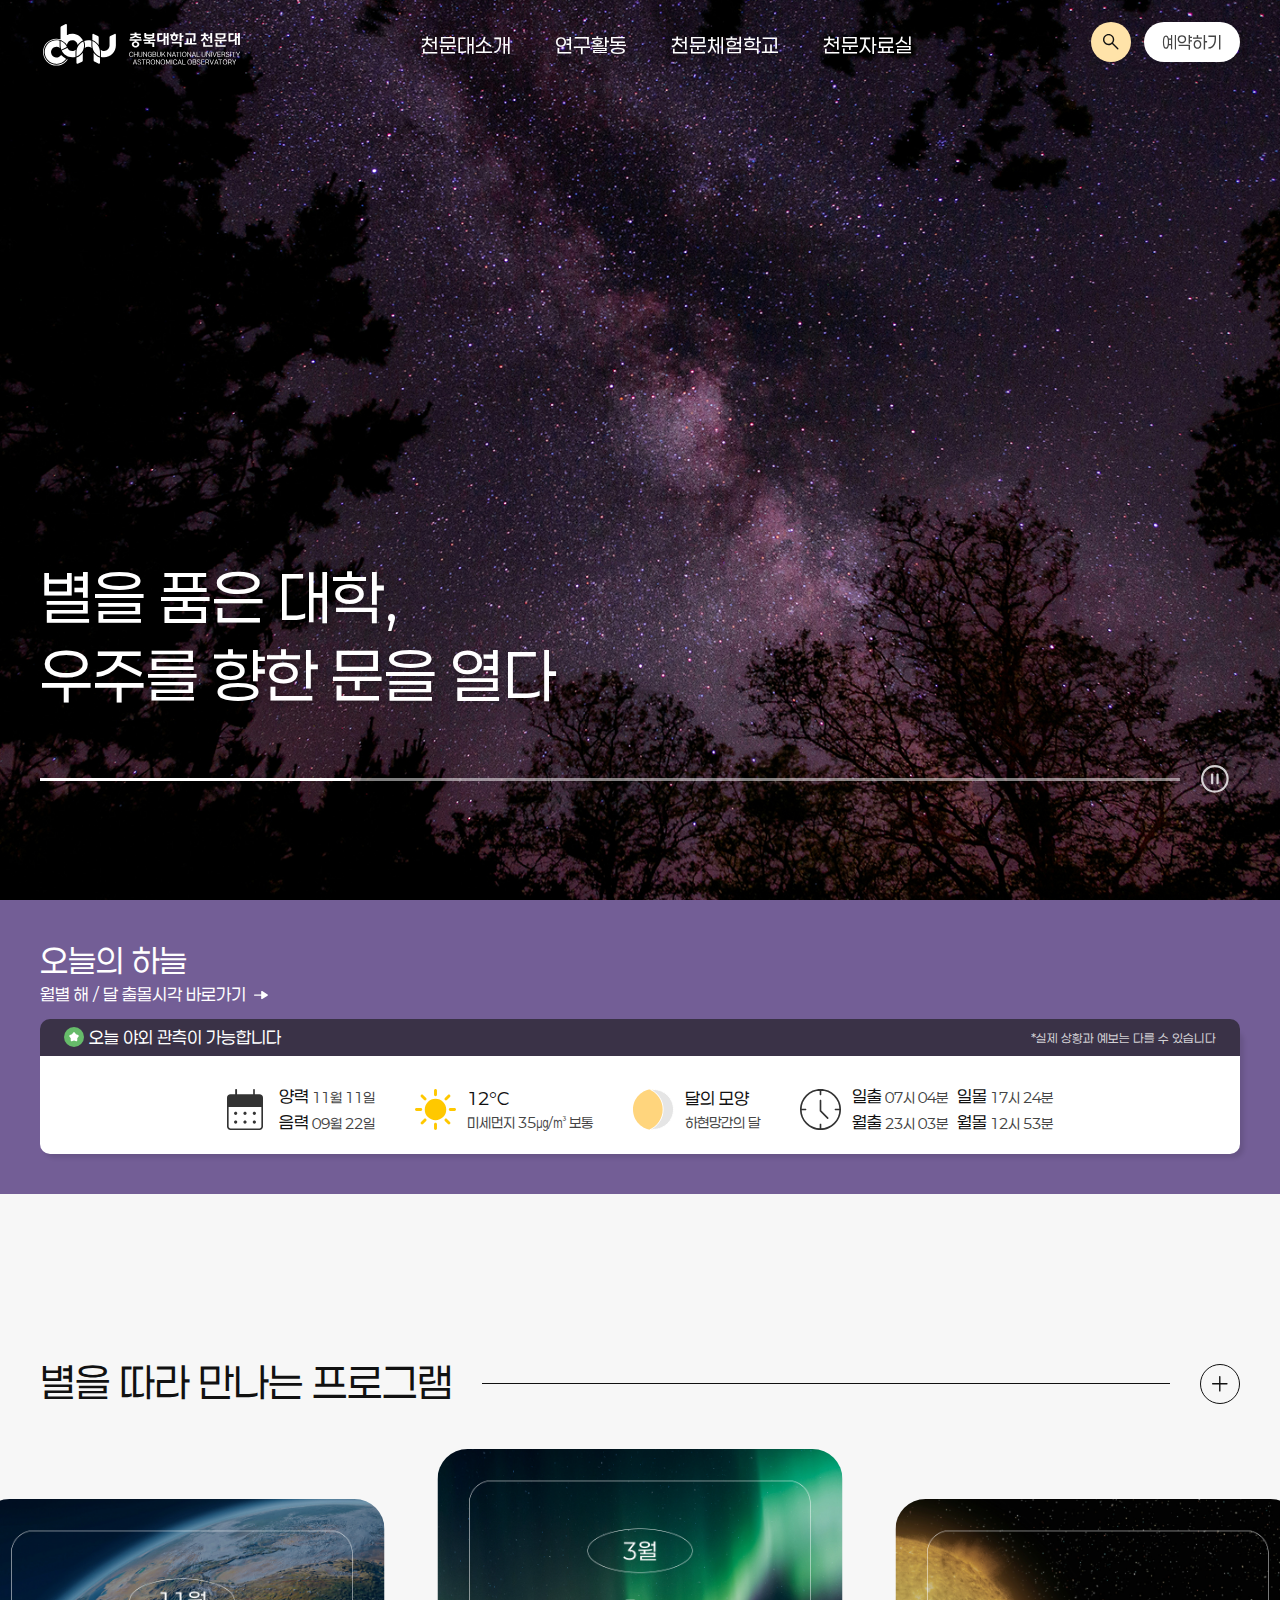
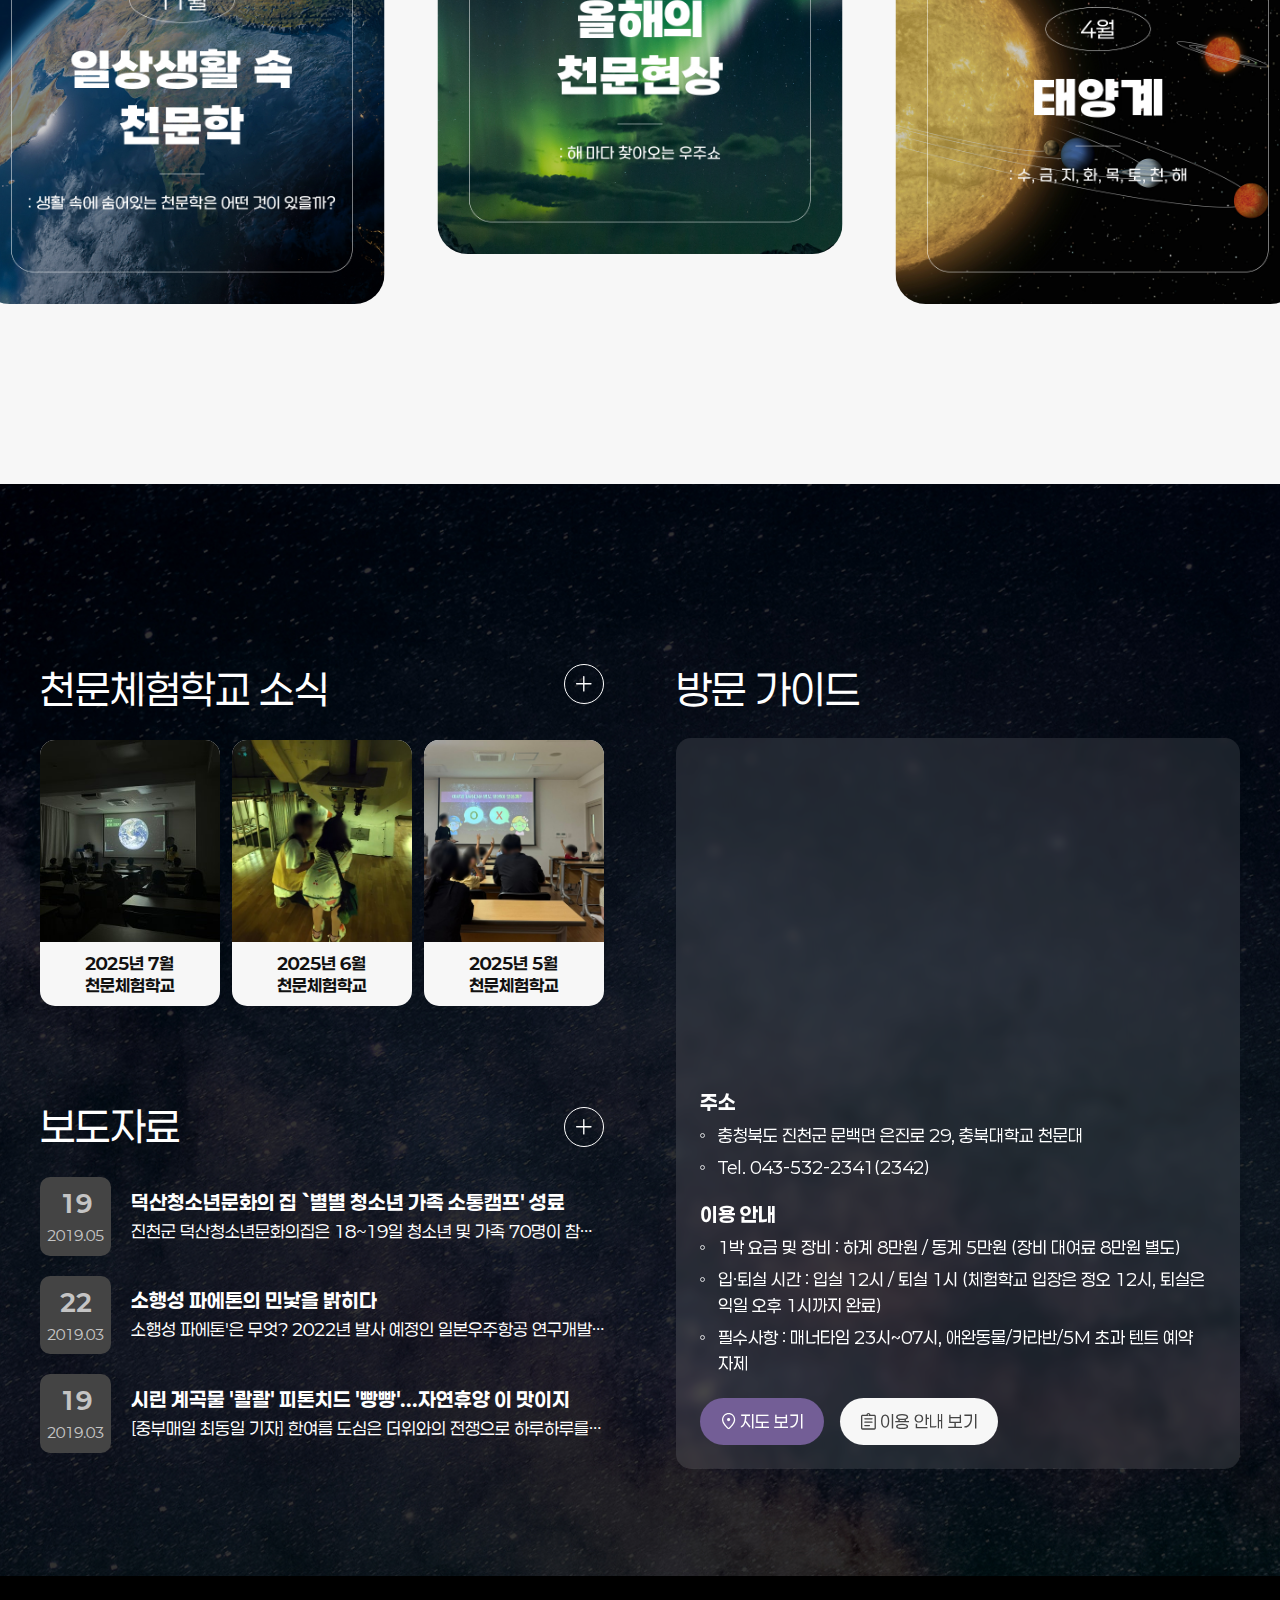
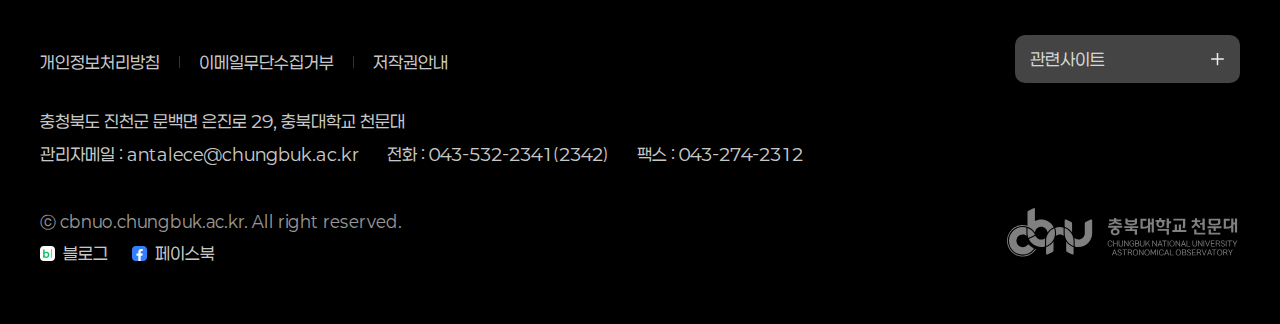
<file: star/index.html>
<!DOCTYPE html>
<html lang="ko">
<head>
    <meta charset="UTF-8">
    <meta name="viewport" content="width=device-width, initial-scale=1.0">
    <!-- 라이브러리 파일 -->
    <script src="js/jquery-3.7.1.min.js"></script>
    <script src="js/swiper-bundle.min.js"></script>
    <link rel="stylesheet" href="css/swiper-bundle.min.css">
    <!-- 내파일 -->
    <script src="js/main.js"></script>
    <script src="js/common.js"></script>
    <link rel="stylesheet" href="css/main.css">
    <link rel="shortcut icon" href="favicon.svg" type="image/x-icon">
    <title>충북대학교 천문대</title>
</head>
<body>
    <div id="wrap">
        <header>
            <h1 class="logo"><a href="index.html"><span class="blind">충북대학교 천문대</span></a></h1>
            <nav class="gnb">
                <button class="gnb_open"><span class="blind">메뉴열기</span></button>
                <div class="gnb_wrap">
                    <div class="gnb_logo"><span class="blind">충북대학교 천문대</span></div>
                    <ul class="depth1">
                        <li>
                            <a href="#n"><span>천문대소개</span></a>
                            <ul class="depth2">
                                <li><a href="#n"><span>인사말</span></a></li>
                                <li><a href="#n"><span>조직 및 운영</span></a></li>
                                <li><a href="#n"><span>연혁</span></a></li>
                                <li><a href="#n"><span>주요 실적</span></a></li>
                                <li><a href="#n"><span>시설안내</span></a></li>
                                <li><a href="#n"><span>오시는 길</span></a></li>
                            </ul>
                        </li>
                        <li>
                            <a href="#n"><span>연구활동</span></a>
                            <ul class="depth2">
                                <li><a href="#n"><span>천체관측</span></a></li>
                                <li><a href="#n"><span>천체연구</span></a></li>
                                <li><a href="#n"><span>천문대 밤하늘</span></a></li>
                            </ul>
                        </li>
                        <li>
                            <a href="#n"><span>천문체험학교</span></a>
                            <ul class="depth2">
                                <li><a href="#n"><span>시설 및 장비</span></a></li>
                                <li><a href="#n"><span>이용 안내 및 규정</span></a></li>
                                <li><a href="#n"><span>프로그램 정보</span></a></li>
                                <li><a href="#n"><span>실시간예약</span></a></li>
                            </ul>
                        </li>
                        <li>
                            <a href="#n"><span>천문자료실</span></a>
                            <ul class="depth2">
                                <li><a href="#n"><span>천체사진 갤러리</span></a></li>
                                <li><a href="#n"><span>천문현상</span></a></li>
                                <li><a href="#n"><span>보도자료</span></a></li>
                                <li><a href="#n"><span>자주묻는 질문</span></a></li>
                                <li><a href="#n"><span>체험후기</span></a></li>
                            </ul>
                        </li>
                    </ul>
                    <button class="gnb_close"><span class="blind">메뉴닫기</span></button>
                </div>
                <div class="gnb_bg"></div>
            </nav>
            <div class="util">
                <div class="search">
                    <button class="sh_open"><span class="blind">검색열기</span></button>
                </div>
                <a href="#n"><span>예약하기</span></a>
            </div>
        </header>
        <div class="container">
            <section class="visual">
                <h2 class="blind">팝업</h2>
                <div class="swiper"> <!-- 팝업의 높이와 넓이를 css에서 줄 수 있는 요소-->
                    <ul class="swiper-wrapper"> <!-- 각 팝업 콘텐츠를 감싸는 요소-->
                        <li class="swiper-slide popup1">
                            <div class="wrapper">
                                <h3>별을 품은 대학, <br>
                                    우주를 향한 문을 열다</h3>
                            </div>
                        </li>
                        <li class="swiper-slide popup2">
                            <div class="wrapper">
                                <h3>눈으로 직접 발견하는 <br>
                                    우주의 경이로움</h3>
                            </div>
                        </li>
                        <li class="swiper-slide popup3">
                            <div class="wrapper">
                                <h3>탐구와 감동, <br>
                                    우주 과학의 현재를 만나보세요</h3>
                            </div>
                        </li>
                    </ul>
                    <div class="wrapper">
                        <div class="ctrl_btn">
                            <div class="paging">
                                <div class="bar">
                                    <span></span>
                                </div>
                            </div>
                            <button class="stop"><span class="blind">일시정지</span></button>
                            <button class="play"><span class="blind">재생</span></button>
                        </div>
                    </div>
                </div>
            </section>
            <section class="weather">
                <div class="wrapper">
                    <div class="tit">
                        <h2>오늘의 하늘</h2>
                        <a href="#n"><span>월별 해 / 달 출몰시각 바로가기</span></a>
                    </div>
                    <ul class="weather_wrap">
                        <li class="weather_calendar">
                            <div class="list icon_calendar">
                                <p><span>양력</span> 11월 11일</p>
                                <p class="sub-text"><span>음력</span> 09월 22일</p>
                            </div>
                        </li>
                        <li class="weather_weather" >
                            <div class="list icon_sun">
                                <p><span>12°C</span></p>
                                <p class="sub-text">미세먼지 35㎍/㎥ 보통</p>
                            </div>
                        </li>
                        <li class="weather_moon">
                            <div class="list icon_moon">
                                <p><span>달의 모양</span></p>
                                <p class="sub-text">하현망간의 달</p>
                            </div>
                        </li>
                        <li class="weather_sun">
                            <div class="list icon_clock">
                                <p><span>일출</span> 07시 04분 &nbsp; <span>일몰</span> 17시 24분</p>
                                <p class="sub-text"><span>월출</span> 23시 03분 &nbsp; <span>월몰</span> 12시 53분</p>
                            </div>
                        </li>
                    </ul>
                    <div class="weather_header">
                        <p class="status"><span>오늘 야외 관측이 가능합니다</span></p>
                        <p class="disclaimer">*실제 상황과 예보는 다를 수 있습니다</p>
                    </div>
                </div>
            </section>
            <section class="program">
                <div class="tit">
                    <div class="wrapper">
                        <h2>
                            <span>별을 따라 만나는 프로그램</span>
                        </h2>
                    </div>
                </div>
                <div class="list">
                    <div class="swiper"> <!-- 팝업의 높이와 넓이를 css에서 줄 수 있는 요소 -->
                        <ul class="swiper-wrapper"> <!-- 각 팝업 콘텐츠를 감싸는 요소 -->
                            <li class="swiper-slide top">
                                <div class="photo"><img src="images/main/program01.jpg" alt="3월 올해의 천문현상 : 해 마다 찾아오는 우주쇼"></div>
                                <div class="txt">
                                    <strong>3월</strong>
                                    <h3>올해의 천문현상</h3>
                                    <p>올 한해 일어나는 천문 현상의 종류와 그 원리를 배워본다</p>
                                    <span>실습 : 달력 만들기 <br>
                                        이해 연령대 : 초등 3학년 이상</span>
                                </div>
                            </li>
                            <li class="swiper-slide mid">
                                <div class="photo"><img src="images/main/program02.jpg" alt="4월 태양계 : 수, 금, 지, 화, 목, 토, 천, 해"></div>
                                <div class="txt">
                                    <strong>4월</strong>
                                    <h3>태양계</h3>
                                    <p>우리가 살고 있는 태양계의 구성과 특징을 배워본다</p>
                                    <span>실습 : 태양계 팔찌 만들기 <br>
                                        이해 연령대 : 초등 3학년 이상</span>
                                </div>
                            </li>
                            <li class="swiper-slide bot">
                                <div class="photo"><img src="images/main/program03.jpg" alt="5월 별의 일생 : 별의 탄생부터 죽음까지"></div>
                                <div class="txt">
                                    <strong>5월</strong>
                                    <h3>별의 일생</h3>
                                    <p>별의 탄생부터 죽음까지 그 과정을 배워본다</p>
                                    <span>실습 : 별의 일생 액자 만들기 <br>
                                        이해 연령대 : 초등 3학년 이상</span>
                                </div>
                            </li>
                            <li class="swiper-slide mid">
                                <div class="photo"><img src="images/main/program04.jpg" alt="6월 망원경 : 우주 탐험을 위한 인류의 발명"></div>
                                <div class="txt">
                                    <strong>6월</strong>
                                    <h3>망원경</h3>
                                    <p>천체망원경의 역사와 원리, 종류에 대하여 배워본다</p>
                                    <span>실습 : 망원경 무드등 만들기 <br>
                                        이해 연령대 : 초등 1학년 이상</span>
                                </div>
                            </li>
                            <li class="swiper-slide bot">
                                <div class="photo"><img src="images/main/program05.jpg" alt="7월 은하 : 별들의 가장 큰 집단"></div>
                                <div class="txt">
                                    <strong>7월</strong>
                                    <h3>은하</h3>
                                    <p>별들의 가장 큰 집단인 은하의 종류와 특징을 배워본다</p>
                                    <span>실습 : 은하 액자 만들기 <br>
                                        이해 연령대 : 초등 3학년 이상</span>
                                </div>
                            </li>
                            <li class="swiper-slide mid">
                                <div class="photo"><img src="images/main/program06.jpg" alt="8월 외계인 : 지구 밖 또 다른 생명체"></div>
                                <div class="txt">
                                    <strong>8월</strong>
                                    <h3>외계인</h3>
                                    <p>외계 생명체가 살 수 있을 만한 환경에 대해 생각하는 시간을 가져본다</p>
                                    <span>실습 : 외계인 키링 만들기 <br>
                                        이해 연령대 : 초등 3학년 이상</span>
                                </div>
                            </li>
                            <li class="swiper-slide bot">
                                <div class="photo"><img src="images/main/program07.jpg" alt="9월 달 : 지구의 동반자"></div>
                                <div class="txt">
                                    <strong>9월</strong>
                                    <h3>달</h3>
                                    <p>달의 탄생 과정과 위상 변화 과정을 배워본다</p>
                                    <span>실습 : 달 에코백 만들기 <br>
                                        이해 연령대 : 초등 3학년 이상</span>
                                </div>
                            </li>
                            <li class="swiper-slide top">
                                <div class="photo"><img src="images/main/program08.jpg" alt="10월 우주개발 : 지구 넘어 우주에 대한 인류의 호기심"></div>
                                <div class="txt">
                                    <strong>10월</strong>
                                    <h3>우주개발</h3>
                                    <p>우주 탐험의 역사와 현재 탐사중인 탐사선의 특징에 대해 배워본다</p>
                                    <span>실습 : 우주선 키링 만들기 <br>
                                        이해 연령대 : 초등 3학년 이상</span>
                                </div>
                            </li>
                            <li class="swiper-slide mid">
                                <div class="photo"><img src="images/main/program09.jpg" alt="11월 일상생활 속 천문학 : 생활 속에 숨어있는 천문학은 어떤 것이 있을까?"></div>
                                <div class="txt">
                                    <strong>11월</strong>
                                    <h3>일상생활 속 천문학</h3>
                                    <p>지구를 위협하는 지구 근접 천체에 대해 알아보고, 이로부터 지구를 지킬 방법을 생각해본다</p>
                                    <span>실습 : 천문학 컵 만들기 <br>
                                        이해 연령대 : 초등 1학년 이상</span>
                                </div>
                            </li>
                        </ul>
                    </div>
                </div>
                <div class="more">
                    <a href="#n"><span class="blind">더보기</span></a>
                </div>
            </section>
            <section class="community">
                <h2 class="blind">다양한 소식</h2>
                <div class="wrapper">
                    <div class="half_left">
                        <div class="news">
                            <div class="tit">
                                <h3>천문체험학교 소식</h3>
                            </div>
                            <div class="list">
                                <div class="inner news01">
                                    <a href="#n">
                                        <div class="photo"><img src="images/main/commu01.jpg" alt="2025년 7월 천문체험학교"></div>
                                        <div class="txt">
                                            <h4>2025년 7월 천문체험학교</h4>
                                            <p>안녕하세요~! 천문대지기입니다. 갑자기 폭우가 왔던 7월입니다. 피해 없으셨길 바랍니다. 7월 한 달동안 총 31가족이 저희 천문체험학교를 방문해 주셨습니다. 방문해 주신 모든 분들께 감사드리고, 좋은 추억 만들고 가셨기를 바랍니다!</p>
                                        </div>
                                    </a>
                                </div>
                                <div class="inner news02">
                                    <a href="#n">
                                        <div class="photo"><img src="images/main/commu02.jpg" alt="2025년 6월 천문체험학교"></div>
                                        <div class="txt">
                                            <h4>2025년 6월 천문체험학교</h4>
                                            <p>안녕하세요!! 천문대지기입니다~ 낮의 길이가 제일 긴 태양의 달 6월입니다. 6월 한 달동안 총 30가족이 저희 천문체험학교를 방문해 주셨습니다. 방문해 주신 모든 분들께 감사드리고, 좋은 추억 만들고 가셨기를 바랍니다!</p>
                                        </div>
                                    </a>
                                </div>
                                <div class="inner news03">
                                    <a href="#n">
                                        <div class="photo"><img src="images/main/commu03.jpg" alt="2025년 5월 천문체험학교"></div>
                                        <div class="txt">
                                            <h4>2025년 5월 천문체험학교</h4>
                                            <p>안녕하세요~! 천문대지기입니다. 가정의 달 5월입니다. 작년과 달리 사뭇 쌀쌀한 날씨입니다. 5월 한 달동안 총 76가족이 저희 천문체험학교를 방문해 주셨습니다. 방문해 주신 모든 분들께 감사드리고, 좋은 추억 만들고 가셨기를 바랍니다!</p>
                                        </div>
                                    </a>
                                </div>
                            </div>
                            <div class="more"><a href="#n"><span class="blind">더보기</span></a></div>
                        </div>
                        <div class="data">
                            <div class="tit">
                                <h3>보도자료</h3>
                            </div>
                            <div class="list">
                                <div class="inner">
                                    <a href="#n">
                                        <div class="date">
                                            <strong class="days">19</strong> <br>
                                            <span class="year_month">2019.05</span>
                                        </div>
                                        <div class="txt">
                                            <h4>덕산청소년문화의 집 `별별 청소년 가족 소통캠프' 성료</h4>
                                            <p>진천군 덕산청소년문화의집은 18~19일 청소년 및 가족 70명이 참여한 `별별 청소년 가족 소통캠프'를 진행했다. 이번 소통캠프는 덕산청소년문화의집에서 추진하고 있는 가족 체험 프로그램의 일환으로 추진됐다.</p>
                                        </div>
                                    </a>
                                </div>
                                <div class="inner">
                                    <a href="#n">
                                        <div class="date">
                                            <strong class="days">22</strong> <br>
                                            <span class="year_month">2019.03</span>
                                        </div>
                                        <div class="txt">
                                            <h4>소행성 파에톤의 민낯을 밝히다</h4>
                                            <p>소행성 파에톤'은 무엇? 2022년 발사 예정인 일본우주항공 연구개발기구(JAXA)의 데스티니 플러스 탐사선이 근접탐사 입무를 수행하게 될 천체입니다. 파에톤은 1983년 10월 영국 천문학자인 사이먼 그린(Simon F. Green)과 존 데이비스(John K. Davies)가 적외선천문위성 아이라스의 관측 영상을 보다가 우연히 발견했습니다. 이는 인공위성으로 찾은 첫 소행성으로 기록됐습니다.</p>
                                        </div>
                                    </a>
                                </div>
                                <div class="inner">
                                    <a href="#n">
                                        <div class="date">
                                            <strong class="days">19</strong> <br>
                                            <span class="year_month">2019.03</span>
                                        </div>
                                        <div class="txt">
                                            <h4>시린 계곡물 '콸콸' 피톤치드 '빵빵'...자연휴양 이 맛이지</h4>
                                            <p>[중부매일 최동일 기자] 한여름 도심은 더위와의 전쟁으로 하루하루를 보내게 된다. 이럴때면 산과 계곡, 바닷가 등 자연을 찾아 더위에 지친 몸과 마음을 달래는 힐링의 시간이 간절해진다. 답답한 도시생활을 벗어나 가족, 친지들과 함께 자연속에서 시원한 여름을 보내고 즐거운 추억을 쌓는데는 캠핑이 제격이다. 여름휴가철을 앞두고 충북도내에 운영중인 명품 캠핑장 20곳을 살펴본다.</p>
                                        </div>
                                    </a>
                                </div>
                            </div>
                            <div class="more"><a href="#n"><span class="blind">더보기</span></a></div>
                        </div>
                    </div>
                    <div class="half_right">
                        <div class="guide">
                            <div class="tit">
                                <h3>방문 가이드</h3>
                            </div>
                            <div class="list">
                                <div class="map_area">
                                    <iframe src="https://www.google.com/maps/embed?pb=!1m18!1m12!1m3!1d3195.5326369026725!2d127.47269597629584!3d36.781777868737045!2m3!1f0!2f0!3f0!3m2!1i1024!2i768!4f13.1!3m3!1m2!1s0x3564db15951caeeb%3A0xb5b7f178472f9f91!2z7Lap67aB64yA7LKc66y464yA7Lqg7ZWR7J6l!5e0!3m2!1sko!2skr!4v1763091454227!5m2!1sko!2skr" width="600" height="450" style="border:0;" allowfullscreen="" loading="lazy" referrerpolicy="no-referrer-when-downgrade"></iframe>
                                </div>
                                <div class="map_info">
                                    <div class="guide_address">
                                        <h4>주소</h4>
                                        <p>충청북도 진천군 문백면 은진로 29, 충북대학교 천문대</p>
                                        <p>Tel. 043-532-2341(2342)</p>
                                    </div>
                                    <div class="guide_howto">
                                        <h4>이용 안내</h4>
                                        <p>1박 요금 및 장비 : 하계 8만원 / 동계 5만원 (장비 대여료 8만원 별도) </p>
                                        <p>입·퇴실 시간 : 입실 12시 / 퇴실 1시 (체험학교 입장은 정오 12시, 퇴실은 익일 오후 1시까지 완료)</p>
                                        <p>필수사항 : 매너타임 23시~07시, 애완동물/카라반/5M 초과 텐트 예약 자제</p>
                                    </div>
                                    <div class="detail_btn">
                                        <a href="#n" class="map_quick"><span>지도 보기</span></a>
                                        <a href="#n" class="howto_quick"><span>이용 안내 보기</span></a>
                                    </div>
                                </div>
                            </div>
                        </div>
                    </div>
                </div>
            </section>
        </div>
        <footer>
            <div class="wrapper">
                <div class="f_logo"><span class="blind">충북대학교 천문대</span></div>
                <div class=f_util>
                    <div class="family_site">
                        <button class="family_open" title="열기"><span>관련사이트</span></button>
                        <div class="family_wrap">
                            <ul>
                                <li><a href="#n"><span>한국천문연구원</span></a></li>
                                <li><a href="#n"><span>보현산 천문대</span></a></li>
                                <li><a href="#n"><span>소백산 천문대</span></a></li>
                                <li><a href="#n"><span>한국항공우주연구원</span></a></li>
                                <li><a href="#n"><span>한국우주과학회</span></a></li>
                                <li><a href="#n"><span>한국천문학회</span></a></li>
                                <li><a href="#n"><span>국립전파연구원 우주전파센터</span></a></li>
                            </ul>
                        </div>
                        <button class="family_close" title="닫기"><span>관련사이트</span></button>
                    </div>
                </div>
                <div class="f_inner">
                    <div class="f_nav">
                        <ul>
                            <li><a href="#n">개인정보처리방침</a></li>
                            <li><a href="#n">이메일무단수집거부</a></li>
                            <li><a href="#n">저작권안내</a></li>
                        </ul>
                    </div>
                    <div class="f_info">
                        <address>충청북도 진천군 문백면 은진로 29, 충북대학교 천문대</address> <br>
                        <span>관리자메일 : antalece@chungbuk.ac.kr</span>
                        <span>전화 : 043-532-2341(2342)</span>
                        <span>팩스 : 043-274-2312</span>
                    </div>
                    <div class="copyright">
                        <p>ⓒ cbnuo.chungbuk.ac.kr. All right reserved.</p>
                    </div>
                    <div class="sns">
                        <ul>
                            <li class="blog"><a href="#n"><span>블로그</span></a></li>
                            <li class="facebook"><a href="#n"><span>페이스북</span></a></li>
                        </ul>
                    </div>
                </div>
            </div>
        </footer>
    </div>
    <div class="fixed_btns">
        <button id="top" class="top_btn"><span class="blind">TOP</span></button>
        <a href="#" class="only_mobile_btn">예약하기</a>
    </div>
</body>
</html>
</file>
<file: star/css/main.css>
@import url(common.css);
@import url(default.css);
@import url(fonts.css);
@import url(layout.css);

h2, h3, h4, h5 {
    line-height: 1.3;
}

.visual {
    position: relative;
}
.visual .swiper-slide {
    height: 100dvh;
    min-height: 550px;
    background-position: center center;
    background-repeat: no-repeat;
    background-size: cover;
    color: var(--color-white);
    text-align: left;
    display: flex;
    align-items: flex-end;
    background-color: #000;
}
.visual .swiper-slide.popup1 {
    background-image: url(../images/main/visual01.jpg);
}
.visual .swiper-slide.popup2 {
    background-image: url(../images/main/visual02.jpg);
}
.visual .swiper-slide.popup3 {
    background-image: url(../images/main/visual03.jpg);
}
.visual .swiper-slide h3 {
    font-size: 6rem;
    margin: 0 0 calc(15dvh + 50px) 0;
    text-shadow: 2px 2px 4px rgba(0, 0, 0, 0.2);

    transition: 0.8s;
    opacity: 0;
}
.visual .swiper-slide.swiper-slide-active h3 {
    transform: translate(0, 0);
    opacity: 1;
}
.visual .wrapper {
    position: relative;
}
.visual .ctrl_btn {
    display: flex;
    align-items: center;
    justify-content: space-between;
    
    position: absolute;
    left: 0;
    right: 0;
    bottom: 96px;
    z-index: 10;
}
.visual .ctrl_btn .paging {
    flex-grow: 1; /* wrapper 안에서 남은 공간 모두 차지 */
    margin-right: 10px;
    height: 3px;
}
.visual .ctrl_btn .paging .bar {
    width: 100%;
    height: 100%;
    background-color: var(--color-white50);
    position: relative;
    overflow: hidden;
}
.visual .ctrl_btn .paging .bar span {
    position: absolute;
    left: 0;
    top: 0;
    width: 0%;
    height: 100%;
    background-color: var(--color-white);
    transition: width linear;
}
.visual .ctrl_btn button {
    width: 50px;
    height: 50px;
    background-position: center center;
    background-repeat: no-repeat;
    background-size: 28px;
}
.visual .ctrl_btn button.stop {
    background-image: url("data:image/svg+xml,%3Csvg viewBox='0 0 28 28' fill='%23ffffff' fill-opacity='0.8' xmlns='http://www.w3.org/2000/svg'%3E%3Cpath d='M11.1624 19.3229C11.4723 19.3229 11.732 19.218 11.9416 19.0083C12.1508 18.7988 12.2555 18.5391 12.2555 18.2292V9.47917C12.2555 9.16927 12.1506 8.90957 11.9408 8.70005C11.7313 8.4903 11.4715 8.38542 11.1614 8.38542C10.8515 8.38542 10.5918 8.4903 10.3822 8.70005C10.173 8.90957 10.0683 9.16927 10.0683 9.47917V18.2292C10.0683 18.5391 10.1731 18.7988 10.3826 19.0083C10.5924 19.218 10.8523 19.3229 11.1624 19.3229ZM16.547 19.3229C16.8569 19.3229 17.1166 19.218 17.3261 19.0083C17.5354 18.7988 17.64 18.5391 17.64 18.2292V9.47917C17.64 9.16927 17.5352 8.90957 17.3257 8.70005C17.116 8.4903 16.856 8.38542 16.5459 8.38542C16.236 8.38542 15.9763 8.4903 15.7668 8.70005C15.5575 8.90957 15.4529 9.16927 15.4529 9.47917V18.2292C15.4529 18.5391 15.5577 18.7988 15.7675 19.0083C15.977 19.218 16.2368 19.3229 16.547 19.3229ZM13.8567 27.7083C11.9405 27.7083 10.1393 27.3447 8.45323 26.6175C6.76715 25.8903 5.30055 24.9033 4.05344 23.6567C2.80632 22.4101 1.81891 20.9441 1.0912 19.2587C0.363732 17.5734 0 15.7727 0 13.8567C0 11.9405 0.363611 10.1393 1.09083 8.45323C1.81806 6.76715 2.80498 5.30055 4.05161 4.05344C5.29825 2.80632 6.76424 1.81891 8.44958 1.0912C10.1349 0.363732 11.9356 0 13.8516 0C15.7679 0 17.569 0.363611 19.2551 1.09083C20.9412 1.81805 22.4078 2.80498 23.6549 4.05161C24.902 5.29825 25.8894 6.76424 26.6171 8.44958C27.3446 10.1349 27.7083 11.9356 27.7083 13.8516C27.7083 15.7679 27.3447 17.569 26.6175 19.2551C25.8903 20.9412 24.9033 22.4078 23.6567 23.6549C22.4101 24.902 20.9441 25.8894 19.2587 26.6171C17.5734 27.3446 15.7727 27.7083 13.8567 27.7083ZM13.8542 25.5208C17.1111 25.5208 19.8698 24.3906 22.1302 22.1302C24.3906 19.8698 25.5208 17.1111 25.5208 13.8542C25.5208 10.5972 24.3906 7.83854 22.1302 5.57812C19.8698 3.31771 17.1111 2.1875 13.8542 2.1875C10.5972 2.1875 7.83854 3.31771 5.57812 5.57812C3.31771 7.83854 2.1875 10.5972 2.1875 13.8542C2.1875 17.1111 3.31771 19.8698 5.57812 22.1302C7.83854 24.3906 10.5972 25.5208 13.8542 25.5208Z' /%3E%3C/svg%3E%0A");
}
.visual .ctrl_btn button.play {
    background-image: url("data:image/svg+xml,%3Csvg viewBox='0 0 28 28' fill='%23ffffff' fill-opacity='0.8' xmlns='http://www.w3.org/2000/svg'%3E%3Cpath d='M12.0958 18.7618L18.4479 14.6814C18.76 14.4833 18.916 14.2081 18.916 13.8556C18.916 13.5032 18.76 13.227 18.4479 13.0269L12.0958 8.94651C11.7686 8.72217 11.433 8.70418 11.0888 8.89255C10.7449 9.08092 10.5729 9.37465 10.5729 9.77375V17.9346C10.5729 18.3337 10.7449 18.6274 11.0888 18.8158C11.433 19.0041 11.7686 18.9862 12.0958 18.7618ZM13.8567 27.7083C11.9405 27.7083 10.1393 27.3447 8.45323 26.6175C6.76715 25.8903 5.30055 24.9033 4.05344 23.6567C2.80632 22.4101 1.81891 20.9441 1.0912 19.2587C0.363732 17.5734 0 15.7727 0 13.8567C0 11.9405 0.363611 10.1393 1.09083 8.45323C1.81806 6.76715 2.80498 5.30055 4.05161 4.05344C5.29825 2.80632 6.76424 1.81891 8.44958 1.0912C10.1349 0.363732 11.9356 0 13.8516 0C15.7679 0 17.569 0.363611 19.2551 1.09083C20.9412 1.81805 22.4078 2.80498 23.6549 4.05161C24.902 5.29825 25.8894 6.76424 26.6171 8.44958C27.3446 10.1349 27.7083 11.9356 27.7083 13.8516C27.7083 15.7679 27.3447 17.569 26.6175 19.2551C25.8903 20.9412 24.9033 22.4078 23.6567 23.6549C22.4101 24.902 20.9441 25.8894 19.2587 26.6171C17.5734 27.3446 15.7727 27.7083 13.8567 27.7083ZM13.8542 25.5208C17.1111 25.5208 19.8698 24.3906 22.1302 22.1302C24.3906 19.8698 25.5208 17.1111 25.5208 13.8542C25.5208 10.5972 24.3906 7.83854 22.1302 5.57812C19.8698 3.31771 17.1111 2.1875 13.8542 2.1875C10.5972 2.1875 7.83854 3.31771 5.57812 5.57812C3.31771 7.83854 2.1875 10.5972 2.1875 13.8542C2.1875 17.1111 3.31771 19.8698 5.57812 22.1302C7.83854 24.3906 10.5972 25.5208 13.8542 25.5208Z' /%3E%3C/svg%3E%0A");
    display: none;
} 

@media screen and (max-width:1024px){
    .visual .swiper-slide {
        height: 550px;
    }
    .visual .swiper-slide h3 {
        font-size: 4.6rem;
        margin: 0 0 95px 0;
    }
    .visual .ctrl_btn {
        bottom: 40px;
    }
    .visual .ctrl_btn button {
        background-size: 24px;
    }
}

@media screen and (max-width:768px){
    .visual .swiper-slide h3 {
        font-size: 3.2rem;
    }
}


.weather {
    padding: 28px 0 26px 0;
    background-color: var(--color-point01);
    color: var(--color-white);
}
.weather .wrapper {
    display: flex;
    justify-content: space-between;
    position: relative;
}
.weather .tit {
    display: flex;
    flex-direction: column;
    justify-content: center;
}
.weather .tit h2 {
    font-size: 3.2rem;
}
.weather .tit a {
    display: block;
}
.weather .tit a span {
    padding-right: 24px;
    position: relative;
}
.weather .tit a span::after {
    content: "";
    position: absolute;
    right: 0;
    top: 2px;
    width: 19px;
    height: 19px;
    background-position: center center;
    background-repeat: no-repeat;
    background-size: 14px;
    background-image: url("data:image/svg+xml,%3Csvg viewBox='0 0 14 9' fill='%23ffffff' xmlns='http://www.w3.org/2000/svg'%3E%3Cpath d='M8.26381 8.09581C8.02526 8.25216 7.7834 8.26127 7.53825 8.12312C7.29323 7.98511 7.17072 7.77202 7.17072 7.48385V4.70391H0.59375C0.425521 4.70391 0.284472 4.64698 0.170604 4.53311C0.0568681 4.41924 0 4.27819 0 4.10996C0 3.9416 0.0568681 3.80062 0.170604 3.68702C0.284472 3.57328 0.425521 3.51641 0.59375 3.51641H7.17072V0.736474C7.17072 0.448307 7.29323 0.235217 7.53825 0.0972034C7.7834 -0.0409425 8.02526 -0.0318382 8.26381 0.124516L13.5816 3.50572C13.8069 3.64783 13.9195 3.84904 13.9195 4.10937C13.9195 4.3697 13.8069 4.57144 13.5816 4.7146L8.26381 8.09581Z'/%3E%3C/svg%3E%0A");
}
.weather .weather_wrap {
    display: flex;
    justify-content: center;
    align-items: center;
    gap: 0 55px;
    width: calc(100% - 300px);
    height: 127px;
    background-color: var(--color-white);
    border-radius: 10px;
    color: var(--color-basic);
    padding-top: 38px;
    box-shadow: 4px 4px 4px rgba(0, 0, 0, 0.1);

    position: relative;
}
.weather .weather_wrap .list {
    padding-left: 52px;
    position: relative;
}
.weather .weather_wrap .list::before {
    content: "";
    position: absolute;
    left: 0;
    top: 0;
    width: 100%;
    height: 100%;
    background-position: left center;
    background-repeat: no-repeat;
}
.weather .weather_wrap .list.icon_calendar::before {
    background-image: url("data:image/svg+xml,%3Csvg viewBox='0 0 36 41' fill='%23333333' xmlns='http://www.w3.org/2000/svg'%3E%3Cpath d='M3.50649 41C2.49351 41 1.65584 40.6718 0.993506 40.0155C0.331169 39.3592 0 38.5292 0 37.5254V8.80226C0 7.79849 0.331169 6.96846 0.993506 6.31215C1.65584 5.65584 2.49351 5.32768 3.50649 5.32768H8.18182V0.926554C8.18182 0.656309 8.26948 0.434322 8.4448 0.260593C8.62013 0.0868644 8.84416 0 9.11688 0C9.38961 0 9.61364 0.0868644 9.78896 0.260593C9.96428 0.434322 10.0519 0.656309 10.0519 0.926554V5.32768H26.1818V0.810734C26.1818 0.579096 26.2597 0.386064 26.4156 0.231638C26.5714 0.0772128 26.7662 0 27 0C27.2338 0 27.4286 0.0772128 27.5844 0.231638C27.7403 0.386064 27.8182 0.579096 27.8182 0.810734V5.32768H32.4935C33.5065 5.32768 34.3442 5.65584 35.0065 6.31215C35.6688 6.96846 36 7.79849 36 8.80226V37.5254C36 38.5292 35.6688 39.3592 35.0065 40.0155C34.3442 40.6718 33.5065 41 32.4935 41H3.50649ZM3.50649 39.3785H32.4935C32.961 39.3785 33.3896 39.1855 33.7792 38.7994C34.1688 38.4134 34.3636 37.9887 34.3636 37.5254V18.0678H1.63636V37.5254C1.63636 37.9887 1.83117 38.4134 2.22078 38.7994C2.61039 39.1855 3.03896 39.3785 3.50649 39.3785ZM18 25.9435C17.5714 25.9435 17.1916 25.7794 16.8604 25.4513C16.5292 25.1231 16.3636 24.7467 16.3636 24.322C16.3636 23.8974 16.5292 23.521 16.8604 23.1928C17.1916 22.8646 17.5714 22.7006 18 22.7006C18.4286 22.7006 18.8084 22.8646 19.1396 23.1928C19.4708 23.521 19.6364 23.8974 19.6364 24.322C19.6364 24.7467 19.4708 25.1231 19.1396 25.4513C18.8084 25.7794 18.4286 25.9435 18 25.9435ZM8.64935 25.9435C8.22078 25.9435 7.84091 25.7794 7.50974 25.4513C7.17857 25.1231 7.01299 24.7467 7.01299 24.322C7.01299 23.8974 7.17857 23.521 7.50974 23.1928C7.84091 22.8646 8.22078 22.7006 8.64935 22.7006C9.07792 22.7006 9.45779 22.8646 9.78896 23.1928C10.1201 23.521 10.2857 23.8974 10.2857 24.322C10.2857 24.7467 10.1201 25.1231 9.78896 25.4513C9.45779 25.7794 9.07792 25.9435 8.64935 25.9435ZM27.3506 25.9435C26.9221 25.9435 26.5422 25.7794 26.211 25.4513C25.8799 25.1231 25.7143 24.7467 25.7143 24.322C25.7143 23.8974 25.8799 23.521 26.211 23.1928C26.5422 22.8646 26.9221 22.7006 27.3506 22.7006C27.7792 22.7006 28.1591 22.8646 28.4903 23.1928C28.8214 23.521 28.987 23.8974 28.987 24.322C28.987 24.7467 28.8214 25.1231 28.4903 25.4513C28.1591 25.7794 27.7792 25.9435 27.3506 25.9435ZM18 34.7458C17.5714 34.7458 17.1916 34.5817 16.8604 34.2535C16.5292 33.9254 16.3636 33.549 16.3636 33.1243C16.3636 32.6996 16.5292 32.3232 16.8604 31.9951C17.1916 31.6669 17.5714 31.5028 18 31.5028C18.4286 31.5028 18.8084 31.6669 19.1396 31.9951C19.4708 32.3232 19.6364 32.6996 19.6364 33.1243C19.6364 33.549 19.4708 33.9254 19.1396 34.2535C18.8084 34.5817 18.4286 34.7458 18 34.7458ZM8.64935 34.7458C8.22078 34.7458 7.84091 34.5817 7.50974 34.2535C7.17857 33.9254 7.01299 33.549 7.01299 33.1243C7.01299 32.6996 7.17857 32.3232 7.50974 31.9951C7.84091 31.6669 8.22078 31.5028 8.64935 31.5028C9.07792 31.5028 9.45779 31.6669 9.78896 31.9951C10.1201 32.3232 10.2857 32.6996 10.2857 33.1243C10.2857 33.549 10.1201 33.9254 9.78896 34.2535C9.45779 34.5817 9.07792 34.7458 8.64935 34.7458ZM27.3506 34.7458C26.9221 34.7458 26.5422 34.5817 26.211 34.2535C25.8799 33.9254 25.7143 33.549 25.7143 33.1243C25.7143 32.6996 25.8799 32.3232 26.211 31.9951C26.5422 31.6669 26.9221 31.5028 27.3506 31.5028C27.7792 31.5028 28.1591 31.6669 28.4903 31.9951C28.8214 32.3232 28.987 32.6996 28.987 33.1243C28.987 33.549 28.8214 33.9254 28.4903 34.2535C28.1591 34.5817 27.7792 34.7458 27.3506 34.7458Z' /%3E%3C/svg%3E%0A");
    background-size: 36px;
}
.weather .weather_wrap .list.icon_sun::before {
    background-image: url("data:image/svg+xml,%3Csvg viewBox='0 0 41 41' fill='%23FFC800' xmlns='http://www.w3.org/2000/svg'%3E%3Cpath d='M20.4995 7.22192C20.0835 7.22192 19.7352 7.08142 19.4545 6.80041C19.1735 6.51908 19.033 6.17059 19.033 5.75494V1.46698C19.033 1.05133 19.1737 0.703007 19.455 0.422C19.7364 0.140667 20.0848 0 20.5005 0C20.9165 0 21.2648 0.140667 21.5455 0.422C21.8265 0.703007 21.967 1.05133 21.967 1.46698V5.75494C21.967 6.17059 21.8263 6.51908 21.545 6.80041C21.2636 7.08142 20.9152 7.22192 20.4995 7.22192ZM29.8813 11.1187C29.6104 10.8481 29.4781 10.5128 29.4842 10.1128C29.4904 9.71284 29.629 9.36109 29.8999 9.05759L32.8827 6.00726C33.1771 5.70376 33.5266 5.55201 33.9311 5.55201C34.3357 5.55201 34.691 5.70507 34.9971 6.01118C35.2778 6.29186 35.4182 6.63399 35.4182 7.03757C35.4182 7.44148 35.2764 7.78507 34.9927 8.06836L31.9424 11.1187C31.6591 11.4023 31.3155 11.5441 30.9116 11.5441C30.508 11.5441 30.1646 11.4023 29.8813 11.1187ZM35.2451 21.967C34.8294 21.967 34.4809 21.8263 34.1996 21.545C33.9186 21.2636 33.7781 20.9152 33.7781 20.4995C33.7781 20.0835 33.9186 19.7352 34.1996 19.4545C34.4809 19.1735 34.8294 19.033 35.2451 19.033H39.533C39.9487 19.033 40.297 19.1737 40.578 19.455C40.8593 19.7364 41 20.0848 41 20.5005C41 20.9165 40.8593 21.2648 40.578 21.5455C40.297 21.8265 39.9487 21.967 39.533 21.967H35.2451ZM20.4995 41C20.0835 41 19.7352 40.8593 19.4545 40.578C19.1735 40.297 19.033 39.9487 19.033 39.533V35.2636C19.033 34.848 19.1737 34.4997 19.455 34.2187C19.7364 33.9373 20.0848 33.7967 20.5005 33.7967C20.9165 33.7967 21.2648 33.9373 21.5455 34.2187C21.8265 34.4997 21.967 34.848 21.967 35.2636V39.533C21.967 39.9487 21.8263 40.297 21.545 40.578C21.2636 40.8593 20.9152 41 20.4995 41ZM9.07666 11.1187L6.00726 8.11726C5.70376 7.82419 5.55201 7.47 5.55201 7.05468C5.55201 6.63969 5.70376 6.29055 6.00726 6.00726C6.29055 5.73636 6.63823 5.60091 7.05028 5.60091C7.46234 5.60091 7.8017 5.73636 8.06836 6.00726L11.1378 9.07666C11.4087 9.34333 11.5441 9.68269 11.5441 10.0947C11.5441 10.5068 11.41 10.8481 11.1417 11.1187C10.8489 11.3896 10.5075 11.525 10.1172 11.525C9.7267 11.525 9.37984 11.3896 9.07666 11.1187ZM32.9018 34.9927L29.8999 31.9424C29.629 31.6389 29.4904 31.2872 29.4842 30.8872C29.4781 30.4872 29.6091 30.1519 29.8774 29.8813C30.1457 29.6104 30.4811 29.475 30.8837 29.475C31.286 29.475 31.6389 29.6166 31.9424 29.8999L34.9927 32.9018C35.2838 33.1724 35.4244 33.5127 35.4142 33.9228C35.4041 34.3329 35.2618 34.6896 34.9874 34.9927C34.6878 35.2962 34.3319 35.448 33.9199 35.448C33.5075 35.448 33.1681 35.2962 32.9018 34.9927ZM1.46698 21.967C1.05133 21.967 0.703007 21.8263 0.422 21.545C0.140667 21.2636 0 20.9152 0 20.4995C0 20.0835 0.140667 19.7352 0.422 19.4545C0.703007 19.1735 1.05133 19.033 1.46698 19.033H5.75494C6.17059 19.033 6.51907 19.1737 6.80041 19.455C7.08142 19.7364 7.22192 20.0848 7.22192 20.5005C7.22192 20.9165 7.08142 21.2648 6.80041 21.5455C6.51907 21.8265 6.17059 21.967 5.75494 21.967H1.46698ZM6.02585 34.9927C5.75494 34.7094 5.6164 34.3628 5.6102 33.9527C5.60401 33.5429 5.73636 33.2025 6.00726 32.9316L9.03901 29.8999C9.3223 29.6166 9.66085 29.475 10.0546 29.475C10.4481 29.475 10.7966 29.6153 11.1001 29.896C11.4036 30.2021 11.5554 30.5551 11.5554 30.9551C11.5554 31.3551 11.4036 31.7067 11.1001 32.0099L8.11726 34.9927C7.81376 35.2962 7.45598 35.448 7.04393 35.448C6.63187 35.448 6.29251 35.2962 6.02585 34.9927ZM20.5044 31.2578C17.5173 31.2578 14.9768 30.2124 12.883 28.1214C10.7891 26.0305 9.74218 23.4915 9.74218 20.5044C9.74218 17.5173 10.7876 14.9768 12.8786 12.883C14.9695 10.7891 17.5085 9.74218 20.4956 9.74218C23.4827 9.74218 26.0232 10.7876 28.117 12.8786C30.2109 14.9695 31.2578 17.5085 31.2578 20.4956C31.2578 23.4827 30.2124 26.0232 28.1214 28.117C26.0305 30.2109 23.4915 31.2578 20.5044 31.2578Z' /%3E%3C/svg%3E%0A");
    background-size: 41px;
}
.weather .weather_wrap .list.icon_moon::before {
    background-image: url("data:image/svg+xml,%3Csvg viewBox='0 0 41 41' xmlns='http://www.w3.org/2000/svg'%3E%3Cpath d='M20.5732 0.5C23.3341 0.5 25.9226 1.02325 28.3428 2.06738C30.7726 3.1157 32.8808 4.53647 34.6729 6.32812C36.4648 8.11977 37.8853 10.2278 38.9336 12.6572C39.9777 15.077 40.501 17.6647 40.501 20.4248C40.5009 23.1851 39.9777 25.7736 38.9336 28.1943C37.8853 30.6247 36.4648 32.7341 34.6729 34.5264C32.8809 36.3185 30.7724 37.7391 28.3428 38.7881C25.9227 39.8326 23.3341 40.3564 20.5732 40.3564C19.8409 40.3564 19.1398 40.3086 18.4697 40.2129C18.2675 40.184 18.0656 40.1489 17.8633 40.1113C21.3715 38.4045 24.2245 35.917 26.4121 32.6484C28.8757 28.9679 30.1094 24.89 30.1094 20.4277C30.1093 15.9657 28.8755 11.8884 26.4121 8.20801C24.2244 4.93931 21.3717 2.45097 17.8633 0.744141C18.0655 0.706564 18.2676 0.67242 18.4697 0.643555C19.1398 0.54788 19.8409 0.500021 20.5732 0.5Z' fill='black' fill-opacity='0.1' stroke='white'/%3E%3Cpath d='M20.5 41.0001C20.5201 41.0001 20.5401 40.9982 20.5601 40.9981C20.4135 40.9974 20.268 40.9946 20.1237 40.9901C20.2489 40.9924 20.3743 41.0001 20.5 41.0001Z' fill='%23FFD57D'/%3E%3Cpath d='M20.0756 0.0100353C8.94975 0.23605 0 9.32006 0 20.5001C0 31.6801 8.94977 40.7621 20.0756 40.9881C19.526 40.9692 18.9929 40.9243 18.4761 40.85C17.7832 40.7504 17.0901 40.6008 16.398 40.4015C20.4306 38.7335 23.646 36.0942 26.0455 32.4838C28.445 28.8736 29.645 24.8795 29.645 20.5001C29.645 16.1206 28.445 12.1265 26.0455 8.51635C23.646 4.90592 20.4306 2.26667 16.398 0.598611C17.0901 0.399365 17.7832 0.249795 18.4761 0.150172C18.9929 0.0758765 19.526 0.0288969 20.0756 0.0100353Z' fill='%23FFD57D'/%3E%3Cpath d='M40.952 19.1387C40.9798 19.5868 40.9981 20.0391 40.9981 20.4961C40.9981 20.9891 40.9763 21.4768 40.944 21.9595C40.978 21.4773 41.0001 20.9909 41.0001 20.5001C41.0001 20.0426 40.9816 19.5888 40.952 19.1387Z' fill='%23FFD57D'/%3E%3Cpath d='M20.1237 0.00803334C20.268 0.00351148 20.4135 0.00073684 20.5601 2.55077e-05C20.5401 -3.18847e-05 20.5201 2.55077e-05 20.5 2.55077e-05C20.3743 2.55077e-05 20.2489 0.00577845 20.1237 0.00803334Z' fill='%23FFD57D'/%3E%3C/svg%3E%0A");
    background-size: 41px;
}
.weather .weather_wrap .list.icon_clock::before {
    background-image: url("data:image/svg+xml,%3Csvg viewBox='0 0 41 41' fill='%23333333' xmlns='http://www.w3.org/2000/svg'%3E%3Cpath d='M21.3247 21.5603L28.2759 28.5115C28.433 28.6588 28.5115 28.8428 28.5115 29.0635C28.5115 29.2846 28.433 29.4737 28.2759 29.6307C28.1188 29.8271 27.9224 29.9155 27.6868 29.8958C27.4512 29.8762 27.2548 29.7878 27.0977 29.6307L20.2055 22.7385C20.0091 22.5421 19.8717 22.3415 19.7931 22.1365C19.7146 21.9319 19.6753 21.7202 19.6753 21.5014V11.6638C19.6753 11.4301 19.7546 11.2344 19.9133 11.0765C20.0715 10.9182 20.2679 10.8391 20.5024 10.8391C20.7364 10.8391 20.932 10.9182 21.0891 11.0765C21.2462 11.2344 21.3247 11.4301 21.3247 11.6638V21.5603ZM20.4976 6.36207C20.2636 6.36207 20.068 6.28294 19.9109 6.12467C19.7538 5.96679 19.6753 5.77103 19.6753 5.53736V1.64943H21.3247V5.53736C21.3247 5.77103 21.2454 5.96679 21.0867 6.12467C20.9285 6.28294 20.7321 6.36207 20.4976 6.36207ZM34.6379 20.4976C34.6379 20.2636 34.7171 20.068 34.8753 19.9109C35.0332 19.7538 35.229 19.6753 35.4626 19.6753H39.3506V21.3247H35.4626C35.229 21.3247 35.0332 21.2454 34.8753 21.0867C34.7171 20.9285 34.6379 20.7321 34.6379 20.4976ZM20.5024 34.6379C20.7364 34.6379 20.932 34.7169 21.0891 34.8747C21.2462 35.033 21.3247 35.229 21.3247 35.4626V39.3506H19.6753V35.4626C19.6753 35.229 19.7546 35.033 19.9133 34.8747C20.0715 34.7169 20.2679 34.6379 20.5024 34.6379ZM6.36207 20.5024C6.36207 20.7364 6.28313 20.932 6.12526 21.0891C5.96699 21.2462 5.77103 21.3247 5.53736 21.3247H1.64943V19.6753H5.53736C5.77103 19.6753 5.96699 19.7546 6.12526 19.9133C6.28313 20.0715 6.36207 20.2679 6.36207 20.5024ZM20.51 41C17.6758 41 15.0106 40.4622 12.5144 39.3865C10.0183 38.3108 7.84714 36.8509 6.00096 35.0067C4.15439 33.1625 2.69269 30.9941 1.61585 28.5015C0.538616 26.0085 0 23.3447 0 20.51C0 17.6758 0.53783 15.0106 1.61349 12.5144C2.68915 10.0183 4.14909 7.84714 5.99331 6.00096C7.83752 4.15439 10.0059 2.69269 12.4985 1.61585C14.9915 0.538616 17.6553 0 20.49 0C23.3243 0 25.9894 0.537831 28.4856 1.61349C30.9817 2.68915 33.1529 4.14909 34.999 5.9933C36.8456 7.83752 38.3073 10.0059 39.3842 12.4985C40.4614 14.9915 41 17.6553 41 20.49C41 23.3243 40.4622 25.9894 39.3865 28.4856C38.3108 30.9817 36.8509 33.1529 35.0067 34.999C33.1625 36.8456 30.9941 38.3073 28.5015 39.3842C26.0085 40.4614 23.3447 41 20.51 41ZM39.3506 20.5C39.3506 15.2375 37.5244 10.7802 33.8721 7.12787C30.2198 3.47557 25.7625 1.64943 20.5 1.64943C15.2375 1.64943 10.7802 3.47557 7.12787 7.12787C3.47557 10.7802 1.64943 15.2375 1.64943 20.5C1.64943 25.7625 3.47557 30.2198 7.12787 33.8721C10.7802 37.5244 15.2375 39.3506 20.5 39.3506C25.7625 39.3506 30.2198 37.5244 33.8721 33.8721C37.5244 30.2198 39.3506 25.7625 39.3506 20.5Z' /%3E%3C/svg%3E%0A");
    background-size: 41px;
}
.weather .weather_wrap .list p {
    font-size: 1.4rem;
}
.weather .weather_wrap .list p span {
    color: var(--color-tit);
    font-size: 1.7rem;
}
.weather .weather_header {
    position: absolute;
    right: 0;
    top: 0;
    width: calc(100% - 300px);
    height: 37px;
    background-color: #3A3247;
    border-radius: 10px 10px 0 0;
    color: var(--color-white);

    display: flex;
    justify-content: space-between;
    align-items: center;
}
.weather .weather_header p {
    padding: 0 24px;
}
.weather .weather_header p span {
    position: relative;
    padding-left: 25px;
}
.weather .weather_header p span::before {
    content: "";
    position: absolute;
    left: 0;
    top: 0;
    width: 20px;
    height: 20px;
    background-position: center center;
    background-repeat: no-repeat;
    background-size: 20px;
    background-image: url("data:image/svg+xml,%3Csvg width='20' height='20' viewBox='0 0 20 20' fill='none' xmlns='http://www.w3.org/2000/svg'%3E%3Ccircle cx='10' cy='10' r='10' fill='%2366BB6A'/%3E%3Cmask id='mask0_138_29' style='mask-type:alpha' maskUnits='userSpaceOnUse' x='4' y='4' width='12' height='12'%3E%3Crect x='4' y='4' width='12' height='12' fill='white'/%3E%3C/mask%3E%3Cg mask='url(%23mask0_138_29)'%3E%3Cpath d='M7.9375 7.37312L9.28937 5.599C9.37912 5.47892 9.48571 5.39075 9.60913 5.3345C9.73254 5.27817 9.86283 5.25 10 5.25C10.1372 5.25 10.2675 5.27817 10.3909 5.3345C10.5143 5.39075 10.6209 5.47892 10.7106 5.599L12.0625 7.37312L14.1298 8.07113C14.3273 8.13462 14.4812 8.24658 14.5918 8.407C14.7023 8.5675 14.7576 8.74475 14.7576 8.93875C14.7576 9.02833 14.7445 9.11763 14.7184 9.20663C14.6922 9.29563 14.6492 9.38092 14.5894 9.4625L13.2433 11.3307L13.2933 13.3135C13.3016 13.5768 13.2148 13.7986 13.0329 13.9791C12.851 14.1597 12.6391 14.25 12.3971 14.25C12.39 14.25 12.3064 14.2391 12.1461 14.2172L10 13.6019L7.85387 14.2172C7.81221 14.2339 7.76921 14.2435 7.72487 14.2461C7.68054 14.2487 7.63988 14.25 7.60288 14.25C7.35863 14.25 7.14612 14.1597 6.96537 13.9791C6.78462 13.7986 6.69842 13.5768 6.70675 13.3135L6.75675 11.3183L5.41825 9.4625C5.35842 9.38058 5.31542 9.29496 5.28925 9.20563C5.26308 9.11621 5.25 9.02683 5.25 8.9375C5.25 8.74892 5.30492 8.57354 5.41475 8.41137C5.52458 8.24921 5.678 8.13421 5.875 8.06638L7.9375 7.37312Z' fill='white'/%3E%3C/g%3E%3C/svg%3E%0A");
}
.weather .weather_header p.disclaimer {
    font-size: 1.2rem;
    color: var(--color-white80);
}
@media screen and (max-width:1300px){
    .weather .weather_wrap {
        gap: 0 40px;
    }
}
@media screen and (max-width:1280px){
    .weather {
        padding: 40px 0 40px 0;
    }
    .weather .wrapper {
        flex-direction: column;
    }
    .weather .tit {
        display: block;
    }
    .weather .weather_wrap {
        width: auto;
        margin-top: 20px;
    }
    .weather .weather_header {
        right: auto;
        left: 0;
        top: 79px;
        width: 100%;
    }
}
@media screen and (max-width:1024px){
    .weather {
        padding: 80px 0 80px 0;
    }
    .weather .weather_wrap {
        gap: 0 25px;
    }
    .weather .weather_header {
        justify-content: center;
    }
    .weather .weather_wrap .list p span {
        font-size: 1.6rem;
    }
    .weather .weather_header p.disclaimer {
        position: absolute;
        left: 0;
        bottom: -315px;
        padding: 0;
    }
}
@media screen and (max-width:900px){
    .weather .tit h2 {
        font-size: 2.8rem;
    }
    .weather .weather_wrap {
        flex-direction: column;
        align-items: flex-start;
        justify-content: flex-start;
        gap: 18px 0;
        height: 323px;
        padding-top: 59px;
        padding-left: 24px;
    }
}
@media screen and (max-width:340px){
    .weather .weather_wrap {
        padding-left: 14px;
    }
}


.program {
    padding: 163px 0 130px 0;
    background-color: var(--color-background);
    position: relative;
}
.program .tit h2 {
    font-size: 4rem;
    color: var(--color-tit);
    position: relative;
    width: calc(100% - 70px);
}
.program .tit h2::before {
    content: "";
    position: absolute;
    left: 0;
    top: 50%;
    height: 1px;
    background-color: var(--color-tit);
    width: 100%;
}
.program .tit h2 span {
    position: relative;
    background-color: var(--color-background);
    padding-right: 30px;
}
.program .list {
    margin: 40px 0 0 0;
}
.program .list .swiper-slide {
    width: 405px;
    position: relative;
}
.program .list .swiper-slide.top {
    margin-bottom: 50px;
}
.program .list .swiper-slide.mid {
    margin-top: 50px;
}
.program .list .swiper-slide.bot {
    margin-top: 100px;
}
.program .list .swiper-slide .photo {
    height: 405px;
    overflow: hidden;
    border-radius: 30px;
}
.program .list .swiper-slide .photo img {
    width: 100%;
    height: 100%;
    object-fit: cover;
}
.program .list .swiper-slide .txt {
    opacity: 0;
    position: absolute;
    left: 0;
    top: 0;
    width: 100%;
    height: 100%;
    background-color: var(--color-point02);
    border-radius: 30px;
    color: var(--color-white);
    padding: 0 36px;
    overflow: hidden;
    transition: opacity 0.3s;
}
.program .list .swiper-slide:hover .txt {
    opacity: 1;
}
.program .list .swiper-slide .txt strong {
    position: absolute;
    right: 36px;
    top: 0;
    font-size: 2rem;
    font-weight: 700;
    color: var(--color-tit);
    padding: 0.25em 1.45em 0.2em 1.45em;
    background-color: var(--color-point03);
    border-radius: 30px;
    margin-top: 1.7em;
}
.program .list .swiper-slide .txt h3 {
    margin-top: 2.9063em;
    font-size: 3.2rem;
    font-weight: 700;
}
.program .list .swiper-slide .txt p {
    margin: 0.5em 0 0 0;
    font-size: 2rem;
}
.program .list .swiper-slide .txt span {
    position: absolute;
    bottom: 58px;
}
.program .more a {
    display: block;
    position: absolute;
    right: max(calc((100vw - 1320px) / 2), var(--wrapper-margin));
    top: 170px;
    width: 40px;
    height: 40px;
    border-radius: 50%;
    border: 1px solid var(--color-tit);
    transition: border 0.5s, background-color 0.5s;
}
.program .more a::before {
    content: "";
    position: absolute;
    left: 50%;
    top: 50%;
    transform: translate(-50%, -50%);
    width: 22px;
    height: 22px;
    background-position: center center;
    background-repeat: no-repeat;
    background-size: 16px;
    background-image: url("data:image/svg+xml,%3Csvg viewBox='0 0 16 16' fill='%23111111' xmlns='http://www.w3.org/2000/svg'%3E%3Cpath d='M7.79144 15.5833C7.59649 15.5833 7.43325 15.5174 7.30171 15.3856C7.17001 15.2539 7.10417 15.0906 7.10417 14.8958V8.47917H0.6875C0.492708 8.47917 0.329465 8.41324 0.197771 8.2814C0.0659237 8.14955 0 7.98623 0 7.79144C0 7.59649 0.0659237 7.43325 0.197771 7.30171C0.329465 7.17001 0.492708 7.10417 0.6875 7.10417H7.10417V0.6875C7.10417 0.492708 7.17009 0.329465 7.30194 0.197771C7.43378 0.0659237 7.5971 0 7.7919 0C7.98684 0 8.15008 0.0659237 8.28162 0.197771C8.41332 0.329465 8.47917 0.492708 8.47917 0.6875V7.10417H14.8958C15.0906 7.10417 15.2539 7.17009 15.3856 7.30194C15.5174 7.43378 15.5833 7.5971 15.5833 7.7919C15.5833 7.98684 15.5174 8.15008 15.3856 8.28162C15.2539 8.41332 15.0906 8.47917 14.8958 8.47917H8.47917V14.8958C8.47917 15.0906 8.41324 15.2539 8.2814 15.3856C8.14955 15.5174 7.98623 15.5833 7.79144 15.5833Z' /%3E%3C/svg%3E%0A");
}
.program .more a:hover {
    border: 1px solid var(--color-point02);
    background-color: var(--color-point02);
}
.program .more a:hover::before {
    background-image: url("data:image/svg+xml,%3Csvg viewBox='0 0 16 16' fill='%23ffffff' xmlns='http://www.w3.org/2000/svg'%3E%3Cpath d='M7.79144 15.5833C7.59649 15.5833 7.43325 15.5174 7.30171 15.3856C7.17001 15.2539 7.10417 15.0906 7.10417 14.8958V8.47917H0.6875C0.492708 8.47917 0.329465 8.41324 0.197771 8.2814C0.0659237 8.14955 0 7.98623 0 7.79144C0 7.59649 0.0659237 7.43325 0.197771 7.30171C0.329465 7.17001 0.492708 7.10417 0.6875 7.10417H7.10417V0.6875C7.10417 0.492708 7.17009 0.329465 7.30194 0.197771C7.43378 0.0659237 7.5971 0 7.7919 0C7.98684 0 8.15008 0.0659237 8.28162 0.197771C8.41332 0.329465 8.47917 0.492708 8.47917 0.6875V7.10417H14.8958C15.0906 7.10417 15.2539 7.17009 15.3856 7.30194C15.5174 7.43378 15.5833 7.5971 15.5833 7.7919C15.5833 7.98684 15.5174 8.15008 15.3856 8.28162C15.2539 8.41332 15.0906 8.47917 14.8958 8.47917H8.47917V14.8958C8.47917 15.0906 8.41324 15.2539 8.2814 15.3856C8.14955 15.5174 7.98623 15.5833 7.79144 15.5833Z' /%3E%3C/svg%3E%0A");
}


@media screen and (max-width:1280px){
    .program .tit h2 span::before {
        display: none;
    }
}
@media screen and (max-width:1024px){
    .program {
        padding: 112px 0 75px 0;
    }
    .program .tit h2 {
        font-size: 3.2rem;
    }
    .program .list {
        margin: 40px 0 0 0;
    }
    .program .list .swiper-slide {
        width: 326px;
    }
    .program .list .swiper-slide .photo {
        height: 326px;
    }
    .program .list .swiper-slide .txt strong {
        font-size: 1.7rem;
    }
    .program .list .swiper-slide .txt h3 {
        font-size: 2.4rem;
    }
    .program .list .swiper-slide .txt p {
        font-size: 1.7rem;
    }
    .program .list .swiper-slide .txt span {
        bottom: 3.4118em;
    }
    .program .more a {
        top: 115px;
        width: 32px;
        height: 32px;
        border: 1px solid var(--color-point02);
        background-color: var(--color-point02);
    }
    .program .more a::before {
        background-size: 13px;
        background-image: url("data:image/svg+xml,%3Csvg viewBox='0 0 16 16' fill='%23ffffff' xmlns='http://www.w3.org/2000/svg'%3E%3Cpath d='M7.79144 15.5833C7.59649 15.5833 7.43325 15.5174 7.30171 15.3856C7.17001 15.2539 7.10417 15.0906 7.10417 14.8958V8.47917H0.6875C0.492708 8.47917 0.329465 8.41324 0.197771 8.2814C0.0659237 8.14955 0 7.98623 0 7.79144C0 7.59649 0.0659237 7.43325 0.197771 7.30171C0.329465 7.17001 0.492708 7.10417 0.6875 7.10417H7.10417V0.6875C7.10417 0.492708 7.17009 0.329465 7.30194 0.197771C7.43378 0.0659237 7.5971 0 7.7919 0C7.98684 0 8.15008 0.0659237 8.28162 0.197771C8.41332 0.329465 8.47917 0.492708 8.47917 0.6875V7.10417H14.8958C15.0906 7.10417 15.2539 7.17009 15.3856 7.30194C15.5174 7.43378 15.5833 7.5971 15.5833 7.7919C15.5833 7.98684 15.5174 8.15008 15.3856 8.28162C15.2539 8.41332 15.0906 8.47917 14.8958 8.47917H8.47917V14.8958C8.47917 15.0906 8.41324 15.2539 8.2814 15.3856C8.14955 15.5174 7.98623 15.5833 7.79144 15.5833Z' /%3E%3C/svg%3E%0A");
    }
}
@media screen and (max-width:768px){
    .program {
        padding: 80px 0 60px 0;
    }
    .program .tit h2 {
        font-size: 2.8rem;
    }
    .program .tit h2::before {
        display: none;
    }
    .program .list {
        width: auto;
        margin: 20px 16px 0 16px;
    }
    .program .list .swiper-slide {
        width: 100%;
    }
    .program .list .swiper-slide.top {
        margin-bottom: 0;
    }
    .program .list .swiper-slide.mid {
        margin-top: 0;
    }
    .program .list .swiper-slide.bot {
        margin-top: 0;
    }
    .program .list .swiper-slide .photo {
        height: 0;
        padding-bottom: 100%;
        position: relative;
        border-radius: 15px;
    }
    .program .list .swiper-slide .photo img {
        position: absolute; /* photo 컨테이너를 기준으로 위치 */
        top: 0;
        left: 0;
        width: 100%;
        height: 100%;
        object-fit: cover; /* 이미지가 찌그러지지 않고 비율을 유지하며 컨테이너를 채웁니다. */
    }
    .program .list .swiper-slide .txt {
        border-radius: 15px;
    }
    .program .more a {
        top: 81px;
    }
}

.community {
    background: url(../images/main/commu_bg.jpg) no-repeat center center / cover;
    padding: 180px 0 103px 0;
    color: var(--color-white);
}
.community .wrapper {
    display: flex;
    justify-content: space-between;
    gap: 0 6%;
}
.community .half_left,
.community .half_right {
    flex: 1;
    min-width: 0;
}
.community .tit {
    margin-bottom: 24px;
}
.community .tit h3 {
    font-size: 4rem;
}
.community .news {
    position: relative;
}
.community .news .list {
    display: flex;
    justify-content: space-between;
    width: 100%;
}
.community .news .list .inner {
    width: calc( (100% - 12px * 2) / 3 );
}
.community .news .list .inner a {
    display: block;
    width: 100%;
    background-color: var(--color-background);
    border-radius: 15px;
}
.community .news .list .inner a .photo {
    height: 202px;
    overflow: hidden;
    border-radius: 15px 15px 0 0;
}
.community .news .list .inner a .photo img {
    width: 100%;
    height: 100%;
    object-fit: cover;
}
.community .news .list .inner a .txt h4 {
    color: var(--color-tit);
    font-weight: 700;
    text-align: center;
    padding: 10px;
}
.community .news .list .inner a .txt p {
    display: none;
}
.community .news .more a {
    display: block;
    position: absolute;
    right: 0;
    top: 0;
    width: 40px;
    height: 40px;
    border-radius: 50%;
    border: 1px solid var(--color-white);
    transition: 0.5s;
}
.community .news .more a:hover,
.community .data .more a:hover {
    background-color: var(--color-white);
}
.community .news .more a::before {
    content: "";
    position: absolute;
    left: 50%;
    top: 50%;
    transform: translate(-50%, -50%);
    width: 22px;
    height: 22px;
    background-position: center center;
    background-repeat: no-repeat;
    background-size: 16px;
    background-image: url("data:image/svg+xml,%3Csvg viewBox='0 0 16 16' fill='%23ffffff' xmlns='http://www.w3.org/2000/svg'%3E%3Cpath d='M7.79144 15.5833C7.59649 15.5833 7.43325 15.5174 7.30171 15.3856C7.17001 15.2539 7.10417 15.0906 7.10417 14.8958V8.47917H0.6875C0.492708 8.47917 0.329465 8.41324 0.197771 8.2814C0.0659237 8.14955 0 7.98623 0 7.79144C0 7.59649 0.0659237 7.43325 0.197771 7.30171C0.329465 7.17001 0.492708 7.10417 0.6875 7.10417H7.10417V0.6875C7.10417 0.492708 7.17009 0.329465 7.30194 0.197771C7.43378 0.0659237 7.5971 0 7.7919 0C7.98684 0 8.15008 0.0659237 8.28162 0.197771C8.41332 0.329465 8.47917 0.492708 8.47917 0.6875V7.10417H14.8958C15.0906 7.10417 15.2539 7.17009 15.3856 7.30194C15.5174 7.43378 15.5833 7.5971 15.5833 7.7919C15.5833 7.98684 15.5174 8.15008 15.3856 8.28162C15.2539 8.41332 15.0906 8.47917 14.8958 8.47917H8.47917V14.8958C8.47917 15.0906 8.41324 15.2539 8.2814 15.3856C8.14955 15.5174 7.98623 15.5833 7.79144 15.5833Z' /%3E%3C/svg%3E%0A");
}
.community .news .more a:hover::before,
.community .data .more a:hover::before {
    background-image: url("data:image/svg+xml,%3Csvg viewBox='0 0 16 16' fill='%23162246' xmlns='http://www.w3.org/2000/svg'%3E%3Cpath d='M7.79144 15.5833C7.59649 15.5833 7.43325 15.5174 7.30171 15.3856C7.17001 15.2539 7.10417 15.0906 7.10417 14.8958V8.47917H0.6875C0.492708 8.47917 0.329465 8.41324 0.197771 8.2814C0.0659237 8.14955 0 7.98623 0 7.79144C0 7.59649 0.0659237 7.43325 0.197771 7.30171C0.329465 7.17001 0.492708 7.10417 0.6875 7.10417H7.10417V0.6875C7.10417 0.492708 7.17009 0.329465 7.30194 0.197771C7.43378 0.0659237 7.5971 0 7.7919 0C7.98684 0 8.15008 0.0659237 8.28162 0.197771C8.41332 0.329465 8.47917 0.492708 8.47917 0.6875V7.10417H14.8958C15.0906 7.10417 15.2539 7.17009 15.3856 7.30194C15.5174 7.43378 15.5833 7.5971 15.5833 7.7919C15.5833 7.98684 15.5174 8.15008 15.3856 8.28162C15.2539 8.41332 15.0906 8.47917 14.8958 8.47917H8.47917V14.8958C8.47917 15.0906 8.41324 15.2539 8.2814 15.3856C8.14955 15.5174 7.98623 15.5833 7.79144 15.5833Z' /%3E%3C/svg%3E%0A");
}
.community .data {
    margin: 95px 0 0 0;
    width: 100%;
    position: relative;
}
.community .data .list .inner {
    margin-bottom: 20px;
}
.community .data .list .inner a {
    display: flex;
    align-items: center;
    gap: 0 20px;
}
.community .data .list .inner a .date {
    text-align: center;
    padding: 9px 7px 8px 7px;
    background-color: var(--color-basic);
    border-radius: 10px;
    color: var(--color-white70);
}
.community .data .list .inner a .date strong {
    font-size: 2.4rem;
    font-weight: 700;
}
.community .data .list .inner a .date span {
    font-size: 1.4rem;
}
.community .data .list .inner a .txt {
    flex: 1;
    min-width: 0;
}
.community .data .list .inner a .txt h4 {
    font-size: 2rem;
    font-weight: 700;
    margin: 0 0 4px 0;

    /* 한줄 제한 */
    overflow: hidden;
    white-space: nowrap;
    text-overflow: ellipsis;
}
.community .data .list .inner a .txt p {
    /* 한줄 제한 ...포함 */
    overflow: hidden;
    white-space: nowrap;
    text-overflow: ellipsis;
}
.community .data .more a {
    display: block;
    position: absolute;
    right: 0;
    top: 6px;
    width: 40px;
    height: 40px;
    border-radius: 50%;
    border: 1px solid var(--color-white);
    transition: 0.5s;
}
.community .data .more a::before {
    content: "";
    position: absolute;
    left: 50%;
    top: 50%;
    transform: translate(-50%, -50%);
    width: 22px;
    height: 22px;
    background-position: center center;
    background-repeat: no-repeat;
    background-size: 16px;
    background-image: url("data:image/svg+xml,%3Csvg viewBox='0 0 16 16' fill='%23ffffff' xmlns='http://www.w3.org/2000/svg'%3E%3Cpath d='M7.79144 15.5833C7.59649 15.5833 7.43325 15.5174 7.30171 15.3856C7.17001 15.2539 7.10417 15.0906 7.10417 14.8958V8.47917H0.6875C0.492708 8.47917 0.329465 8.41324 0.197771 8.2814C0.0659237 8.14955 0 7.98623 0 7.79144C0 7.59649 0.0659237 7.43325 0.197771 7.30171C0.329465 7.17001 0.492708 7.10417 0.6875 7.10417H7.10417V0.6875C7.10417 0.492708 7.17009 0.329465 7.30194 0.197771C7.43378 0.0659237 7.5971 0 7.7919 0C7.98684 0 8.15008 0.0659237 8.28162 0.197771C8.41332 0.329465 8.47917 0.492708 8.47917 0.6875V7.10417H14.8958C15.0906 7.10417 15.2539 7.17009 15.3856 7.30194C15.5174 7.43378 15.5833 7.5971 15.5833 7.7919C15.5833 7.98684 15.5174 8.15008 15.3856 8.28162C15.2539 8.41332 15.0906 8.47917 14.8958 8.47917H8.47917V14.8958C8.47917 15.0906 8.41324 15.2539 8.2814 15.3856C8.14955 15.5174 7.98623 15.5833 7.79144 15.5833Z' /%3E%3C/svg%3E%0A");
}
.community .guide .tit {
    margin-bottom: 22px;
}
.community .guide .list {
    background-color: rgba(255, 255, 255, 0.1);
    backdrop-filter: blur(5px);
    border-radius: 15px;
}
.community .guide .list .map_area iframe {
    border-radius: 15px 15px 0 0;
    width: 100%;
    height: clamp(200px, 25vw, 340px);
}
.community .guide .list .map_info {
    padding: 24px;
}
.community .guide .list .map_info h4 {
    font-size: 2rem;
    font-weight: 700;
    margin: 0 0 8px 0;
}
.community .guide .list .map_info p {
    padding-left: 18px;
    margin-bottom: 7px;
    position: relative;
}
.community .guide .list .map_info p::before {
    content: "";
    position: absolute;
    left: 0;
    top: 10px;
    width: 3px;
    height: 3px;
    border-radius: 50%;
    border: 1px solid var(--color-white80);
}
.community .guide .list .map_info .guide_howto {
    margin-top: 20px;
}
.community .guide .list .map_info .detail_btn {
    margin-top: 22px;
}
.community .guide .list .map_info .detail_btn a {
    display: inline-flex;
    padding: 0.6471em 1.1765em 0.5882em 1.1765em;
    border-radius: 30px;
}
.community .guide .list .map_info .detail_btn a.map_quick {
    background-color: var(--color-point01);
    margin-right: 12px;
}
.community .guide .list .map_info .detail_btn a.howto_quick {
    background-color: var(--color-background);
    color: var(--color-basic);
}
.community .guide .list .map_info .detail_btn a span {
    padding-left: 20px;
    position: relative;
}
.community .guide .list .map_info .detail_btn a span::before {
    content: "";
    position: absolute;
    left: -2px;
    top: 2px;
    width: 21px;
    height: 21px;
    background-position: center center;
    background-repeat: no-repeat;
}
.community .guide .list .map_info .detail_btn a.map_quick span::before {
    background-size: 14px;
    background-image: url("data:image/svg+xml,%3Csvg viewBox='0 0 14 17' fill='%23ffffff' xmlns='http://www.w3.org/2000/svg'%3E%3Cpath d='M6.6045 14.8868C8.31629 13.3544 9.62624 11.8845 10.5343 10.4773C11.4424 9.06996 11.8965 7.83737 11.8965 6.7795C11.8965 5.18437 11.3897 3.87304 10.3762 2.8455C9.36265 1.81796 8.10542 1.30419 6.6045 1.30419C5.10358 1.30419 3.84635 1.81796 2.83281 2.8455C1.81927 3.87304 1.3125 5.18437 1.3125 6.7795C1.3125 7.83737 1.76655 9.06996 2.67466 10.4773C3.58276 11.8845 4.89271 13.3544 6.6045 14.8868ZM6.6045 16.1352C6.43402 16.1352 6.26354 16.1058 6.09306 16.0471C5.92244 15.9881 5.76815 15.897 5.63019 15.7736C4.84502 15.05 4.11024 14.3048 3.42584 13.538C2.74159 12.7714 2.14681 12.0049 1.6415 11.2387C1.13604 10.4725 0.736094 9.71308 0.441656 8.96044C0.147219 8.20765 0 7.48067 0 6.7795C0 4.76029 0.653114 3.12557 1.95934 1.87534C3.26572 0.625114 4.8141 0 6.6045 0C8.3949 0 9.94328 0.625114 11.2497 1.87534C12.5559 3.12557 13.209 4.76029 13.209 6.7795C13.209 7.48067 13.0618 8.20619 12.7673 8.95606C12.4729 9.70608 12.0744 10.4656 11.5719 11.2346C11.0692 12.0035 10.4757 12.77 9.79147 13.5338C9.10722 14.2979 8.37244 15.0416 7.58712 15.7651C7.45121 15.8885 7.2967 15.981 7.12359 16.0427C6.95064 16.1044 6.7776 16.1352 6.6045 16.1352ZM6.60603 8.19459C7.04134 8.19459 7.41351 8.03957 7.72253 7.72953C8.0317 7.41949 8.18628 7.04681 8.18628 6.6115C8.18628 6.17619 8.03126 5.80395 7.72122 5.49478C7.41118 5.18576 7.03843 5.03125 6.60297 5.03125C6.16766 5.03125 5.79549 5.18627 5.48647 5.49631C5.1773 5.80635 5.02272 6.1791 5.02272 6.61456C5.02272 7.04988 5.17774 7.42204 5.48778 7.73106C5.79782 8.04008 6.17057 8.19459 6.60603 8.19459Z'/%3E%3C/svg%3E%0A");
}
.community .guide .list .map_info .detail_btn a.howto_quick span::before {
    background-size: 15px;
    background-image: url("data:image/svg+xml,%3Csvg width='15' height='17' viewBox='0 0 15 17' fill='%23444444' xmlns='http://www.w3.org/2000/svg'%3E%3Cpath d='M1.58178 16.625C1.14676 16.625 0.774375 16.4701 0.464625 16.1604C0.154875 15.8506 0 15.4782 0 15.0432V3.33178C0 2.89676 0.154875 2.52437 0.464625 2.21462C0.774375 1.90487 1.14676 1.75 1.58178 1.75H5.47553C5.53051 1.26423 5.74255 0.851156 6.11166 0.510781C6.48061 0.17026 6.92395 0 7.44166 0C7.95936 0 8.40277 0.17026 8.77188 0.510781C9.14098 0.851156 9.35018 1.26423 9.39947 1.75H13.2932C13.7282 1.75 14.1006 1.90487 14.4104 2.21462C14.7201 2.52437 14.875 2.89676 14.875 3.33178V15.0432C14.875 15.4782 14.7201 15.8506 14.4104 16.1604C14.1006 16.4701 13.7282 16.625 13.2932 16.625H1.58178ZM1.58178 15.3125H13.2932C13.3606 15.3125 13.4223 15.2844 13.4783 15.2283C13.5344 15.1723 13.5625 15.1106 13.5625 15.0432V3.33178C13.5625 3.26441 13.5344 3.20272 13.4783 3.14672C13.4223 3.09057 13.3606 3.0625 13.2932 3.0625H1.58178C1.51441 3.0625 1.45272 3.09057 1.39672 3.14672C1.34057 3.20272 1.3125 3.26441 1.3125 3.33178V15.0432C1.3125 15.1106 1.34057 15.1723 1.39672 15.2283C1.45272 15.2844 1.51441 15.3125 1.58178 15.3125ZM3.9375 13.2427H8.3125C8.49844 13.2427 8.65426 13.1798 8.77997 13.0539C8.90582 12.9282 8.96875 12.7723 8.96875 12.5862C8.96875 12.4003 8.90582 12.2445 8.77997 12.1188C8.65426 11.9932 8.49844 11.9304 8.3125 11.9304H3.9375C3.75156 11.9304 3.59574 11.9933 3.47003 12.119C3.34418 12.2448 3.28125 12.4008 3.28125 12.5869C3.28125 12.7728 3.34418 12.9286 3.47003 13.0543C3.59574 13.1799 3.75156 13.2427 3.9375 13.2427ZM3.9375 9.84375H10.9375C11.1234 9.84375 11.2793 9.78082 11.405 9.65497C11.5308 9.52911 11.5938 9.37322 11.5938 9.18728C11.5938 9.0012 11.5308 8.84537 11.405 8.71981C11.2793 8.5941 11.1234 8.53125 10.9375 8.53125H3.9375C3.75156 8.53125 3.59574 8.59418 3.47003 8.72003C3.34418 8.84589 3.28125 9.00178 3.28125 9.18772C3.28125 9.3738 3.34418 9.52963 3.47003 9.65519C3.59574 9.7809 3.75156 9.84375 3.9375 9.84375ZM3.9375 6.44459H10.9375C11.1234 6.44459 11.2793 6.38174 11.405 6.25603C11.5308 6.13018 11.5938 5.97421 11.5938 5.78812C11.5938 5.60219 11.5308 5.44636 11.405 5.32066C11.2793 5.19509 11.1234 5.13231 10.9375 5.13231H3.9375C3.75156 5.13231 3.59574 5.19524 3.47003 5.32109C3.34418 5.4468 3.28125 5.6027 3.28125 5.78878C3.28125 5.97472 3.34418 6.13054 3.47003 6.25625C3.59574 6.38181 3.75156 6.44459 3.9375 6.44459ZM7.4375 2.49047C7.62708 2.49047 7.78385 2.42849 7.90781 2.30453C8.03177 2.18057 8.09375 2.0238 8.09375 1.83422C8.09375 1.64463 8.03177 1.48786 7.90781 1.36391C7.78385 1.23995 7.62708 1.17797 7.4375 1.17797C7.24792 1.17797 7.09115 1.23995 6.96719 1.36391C6.84323 1.48786 6.78125 1.64463 6.78125 1.83422C6.78125 2.0238 6.84323 2.18057 6.96719 2.30453C7.09115 2.42849 7.24792 2.49047 7.4375 2.49047Z' /%3E%3C/svg%3E%0A");
}
@media screen and (max-width:1024px){
    .community {
        padding: 112px 0 81px 0;
    }
    .community .wrapper {
        display: block;
    }
    .community .half_left {
        display: flex;
        justify-content: space-between;
    }
    .community .tit {
        margin-bottom: 22px;
    }
    .community .tit h3 {
        font-size: 3.2rem;
    }
    .community .news,
    .community .data {
        width: 47%;
    }
    .community .news .list {
        flex-direction: column;
    }
    .community .news .list .inner {
        width: auto;
        margin-bottom: 20px;
    }
    .community .news .list .inner.news03 {
        display: none;
    }
    .community .news .list .inner a {
        position: relative;
        height: 127px;
        border-radius: 10px;
    }
    .community .news .list .inner a .photo {
        width: 40%;
        height: 100%;
        border-radius: 10px 0 0 10px;
    }
    .community .news .list .inner a .txt {
        position: absolute;
        left: 44%;
        top: 14px;
        width: auto;
        height: 100%;
        margin-right: 14px;
    }
    .community .news .list .inner a .txt h4 {
        text-align: left;
        padding: 0;
    }
    .community .news .list .inner a .txt p {
        display: block;
        color: var(--color-basic);
        margin-top: 6px;
        font-size: 1.6rem;

        /* 세줄제한*/
        line-height: 1.5;
        height: 4.5em;
        overflow: hidden;
    }
    .community .news .more a {
        width: 32px;
        height: 32px;
    }
    .community .news .more a::before {
        background-size: 13px;
    }
    .community .data {
        margin: 0;
    }
    .community .data .list .inner {
        margin-bottom: 20px;
    }
    .community .data .list .inner a {
        gap: 0 24px;
    }
    .community .data .list .inner a .date strong {
        font-size: 2.2rem;
    }
    .community .data .list .inner a .txt h4 {
        font-size: 1.8rem;
    }
    .community .data .more a {
        width: 32px;
        height: 32px;
    }
    .community .data .more a::before {
        background-size: 13px;
    }
    .community .guide {
        margin-top: 60px;
    }
    .community .guide .list {
        border-radius: 10px;
    }
    .community .guide .list .map_area iframe {
        border-radius: 10px 10px 0 0;
        height: clamp(300px, 25vw, 340px);
    }
}
@media screen and (max-width:820px){
    .community {
        padding: 80px 0 60px 0;
    }
    .community .half_left {
        display: block;
    }
    .community .tit {
        margin-bottom: 20px;
    }
    .community .tit h3 {
        font-size: 2.8rem;
    }
    .community .news,
    .community .data {
        width: auto;
    }
    .community .news .list .inner {
        margin-bottom: 18px;
    }
    .community .news .list .inner a {
        border-radius: 5px;
    }
    .community .news .list .inner a .photo {
        width: 40%;
        height: 100%;
        border-radius: 5px 0 0 5px;
    }
    .community .news .list .inner a .txt {
        top: 20px;
    }
    .community .news .list .inner a .txt p {
        margin-top: 5px;
        font-size: 1.4rem;
    }
    .community .data {
        margin-top: 50px;
    }
    .community .data .list .inner {
        margin-bottom: 20px;
    }
    .community .data .list .inner a {
        gap: 0 10px;
    }
    .community .data .list .inner a .date strong {
        font-size: 2rem;
    }
    .community .data .list .inner a .txt h4 {
        font-size: 1.8rem;
    }
    .community .guide {
        margin-top: 121px;
        position: relative;
    }
    .community .guide::before {
        content: "";
        position: absolute;
        left: 50%;
        top: -60px;
        transform: translateX(-50%);
        width: 85%;
        height: 1px;
        background-color: var(--color-white10);
    }
    .community .guide .list .map_info h4 {
        font-size: 1.8rem;
    }
    .community .guide .list .map_info .detail_btn {
        margin-top: 20px;
    }
}
@media screen and (max-width:450px){
    .community .guide .list .map_info .detail_btn {
        text-align: left;
    }
    .community .guide .list .map_info .detail_btn a {
        display: inline-flex;
        width: 44px;
        height: 44px;
        border-radius: 50%;
        padding: 0;
    }
    .community .guide .list .map_info .detail_btn a.map_quick {
        background-color: var(--color-point01);
        margin-right: 8px;
        position: relative;
    }
    .community .guide .list .map_info .detail_btn a.map_quick::before {
        content: "";
        position: absolute;
        left: 50%;
        top: 50%;
        transform: translate(-50%, -50%);
        width: 24px;
        height: 24px;
        background-position: center center;
        background-repeat: no-repeat;
        background-size: 16px;
        background-image: url("data:image/svg+xml,%3Csvg viewBox='0 0 16 19' fill='%23ffffff' xmlns='http://www.w3.org/2000/svg'%3E%3Cpath d='M7.548 17.0135C9.50433 15.2622 11.0014 13.5823 12.0393 11.974C13.0771 10.3657 13.596 8.957 13.596 7.748C13.596 5.925 13.0168 4.42633 11.8585 3.252C10.7002 2.07767 9.26333 1.4905 7.548 1.4905C5.83267 1.4905 4.39583 2.07767 3.2375 3.252C2.07917 4.42633 1.5 5.925 1.5 7.748C1.5 8.957 2.01892 10.3657 3.05675 11.974C4.09458 13.5823 5.59167 15.2622 7.548 17.0135ZM7.548 18.4403C7.35317 18.4403 7.15833 18.4067 6.9635 18.3395C6.7685 18.2722 6.59217 18.168 6.4345 18.027C5.53717 17.2 4.69742 16.3483 3.91525 15.472C3.13325 14.5958 2.4535 13.7199 1.876 12.8443C1.29833 11.9686 0.84125 11.1007 0.50475 10.2405C0.16825 9.38017 0 8.54933 0 7.748C0 5.44033 0.746417 3.57208 2.23925 2.14325C3.73225 0.714416 5.50183 0 7.548 0C9.59417 0 11.3637 0.714416 12.8567 2.14325C14.3496 3.57208 15.096 5.44033 15.096 7.748C15.096 8.54933 14.9277 9.3785 14.5912 10.2355C14.2547 11.0927 13.7993 11.9607 13.225 12.8395C12.6505 13.7183 11.9722 14.5942 11.1902 15.4672C10.4082 16.3404 9.5685 17.1904 8.671 18.0173C8.51567 18.1583 8.33908 18.264 8.14125 18.3345C7.94358 18.405 7.74583 18.4403 7.548 18.4403ZM7.54975 9.36525C8.04725 9.36525 8.47258 9.18808 8.82575 8.83375C9.17908 8.47942 9.35575 8.0535 9.35575 7.556C9.35575 7.0585 9.17858 6.63308 8.82425 6.27975C8.46992 5.92658 8.04392 5.75 7.54625 5.75C7.04875 5.75 6.62342 5.92717 6.27025 6.2815C5.91692 6.63583 5.74025 7.06183 5.74025 7.5595C5.74025 8.057 5.91742 8.48233 6.27175 8.8355C6.62608 9.18867 7.05208 9.36525 7.54975 9.36525Z'/%3E%3C/svg%3E%0A");

    }
    .community .guide .list .map_info .detail_btn a.howto_quick {
        background-color: var(--color-background);
        color: var(--color-basic);
        position: relative;
    }
    .community .guide .list .map_info .detail_btn a.howto_quick::before {
        content: "";
        position: absolute;
        left: 50%;
        top: 50%;
        transform: translate(-50%, -50%);
        width: 24px;
        height: 24px;
        background-position: center center;
        background-repeat: no-repeat;
        background-size: 17px;
        background-image: url("data:image/svg+xml,%3Csvg viewBox='0 0 17 19' fill='%23444444' xmlns='http://www.w3.org/2000/svg'%3E%3Cpath d='M1.80775 19C1.31058 19 0.885 18.823 0.531 18.469C0.177 18.115 0 17.6894 0 17.1923V3.80775C0 3.31058 0.177 2.885 0.531 2.531C0.885 2.177 1.31058 2 1.80775 2H6.25775C6.32058 1.44483 6.56292 0.972749 6.98475 0.583749C7.40642 0.194583 7.91308 0 8.50475 0C9.09642 0 9.60317 0.194583 10.025 0.583749C10.4468 0.972749 10.6859 1.44483 10.7423 2H15.1923C15.6894 2 16.115 2.177 16.469 2.531C16.823 2.885 17 3.31058 17 3.80775V17.1923C17 17.6894 16.823 18.115 16.469 18.469C16.115 18.823 15.6894 19 15.1923 19H1.80775ZM1.80775 17.5H15.1923C15.2693 17.5 15.3398 17.4679 15.4038 17.4038C15.4679 17.3398 15.5 17.2693 15.5 17.1923V3.80775C15.5 3.73075 15.4679 3.66025 15.4038 3.59625C15.3398 3.53208 15.2693 3.5 15.1923 3.5H1.80775C1.73075 3.5 1.66025 3.53208 1.59625 3.59625C1.53208 3.66025 1.5 3.73075 1.5 3.80775V17.1923C1.5 17.2693 1.53208 17.3398 1.59625 17.4038C1.66025 17.4679 1.73075 17.5 1.80775 17.5ZM4.5 15.1345H9.5C9.7125 15.1345 9.89058 15.0626 10.0343 14.9187C10.1781 14.7751 10.25 14.5969 10.25 14.3842C10.25 14.1717 10.1781 13.9937 10.0343 13.85C9.89058 13.7065 9.7125 13.6348 9.5 13.6348H4.5C4.2875 13.6348 4.10942 13.7066 3.96575 13.8503C3.82192 13.9941 3.75 14.1723 3.75 14.385C3.75 14.5975 3.82192 14.7756 3.96575 14.9193C4.10942 15.0628 4.2875 15.1345 4.5 15.1345ZM4.5 11.25H12.5C12.7125 11.25 12.8906 11.1781 13.0343 11.0343C13.1781 10.8904 13.25 10.7123 13.25 10.4998C13.25 10.2871 13.1781 10.109 13.0343 9.9655C12.8906 9.82183 12.7125 9.75 12.5 9.75H4.5C4.2875 9.75 4.10942 9.82192 3.96575 9.96575C3.82192 10.1096 3.75 10.2878 3.75 10.5003C3.75 10.7129 3.82192 10.891 3.96575 11.0345C4.10942 11.1782 4.2875 11.25 4.5 11.25ZM4.5 7.36525H12.5C12.7125 7.36525 12.8906 7.29342 13.0343 7.14975C13.1781 7.00592 13.25 6.82767 13.25 6.615C13.25 6.4025 13.1781 6.22442 13.0343 6.08075C12.8906 5.93725 12.7125 5.8655 12.5 5.8655H4.5C4.2875 5.8655 4.10942 5.93742 3.96575 6.08125C3.82192 6.22492 3.75 6.40308 3.75 6.61575C3.75 6.82825 3.82192 7.00633 3.96575 7.15C4.10942 7.2935 4.2875 7.36525 4.5 7.36525ZM8.5 2.84625C8.71667 2.84625 8.89583 2.77542 9.0375 2.63375C9.17917 2.49208 9.25 2.31292 9.25 2.09625C9.25 1.87958 9.17917 1.70042 9.0375 1.55875C8.89583 1.41708 8.71667 1.34625 8.5 1.34625C8.28333 1.34625 8.10417 1.41708 7.9625 1.55875C7.82083 1.70042 7.75 1.87958 7.75 2.09625C7.75 2.31292 7.82083 2.49208 7.9625 2.63375C8.10417 2.77542 8.28333 2.84625 8.5 2.84625Z' /%3E%3C/svg%3E%0A");
    }
    .community .guide .list .map_info .detail_btn a span {
        display: none;
    }
}
@media screen and (max-width:365px){
    .community .news .list .inner a .txt p {
        /* 두줄제한*/
        height: 3em;
    }
}
</file>
